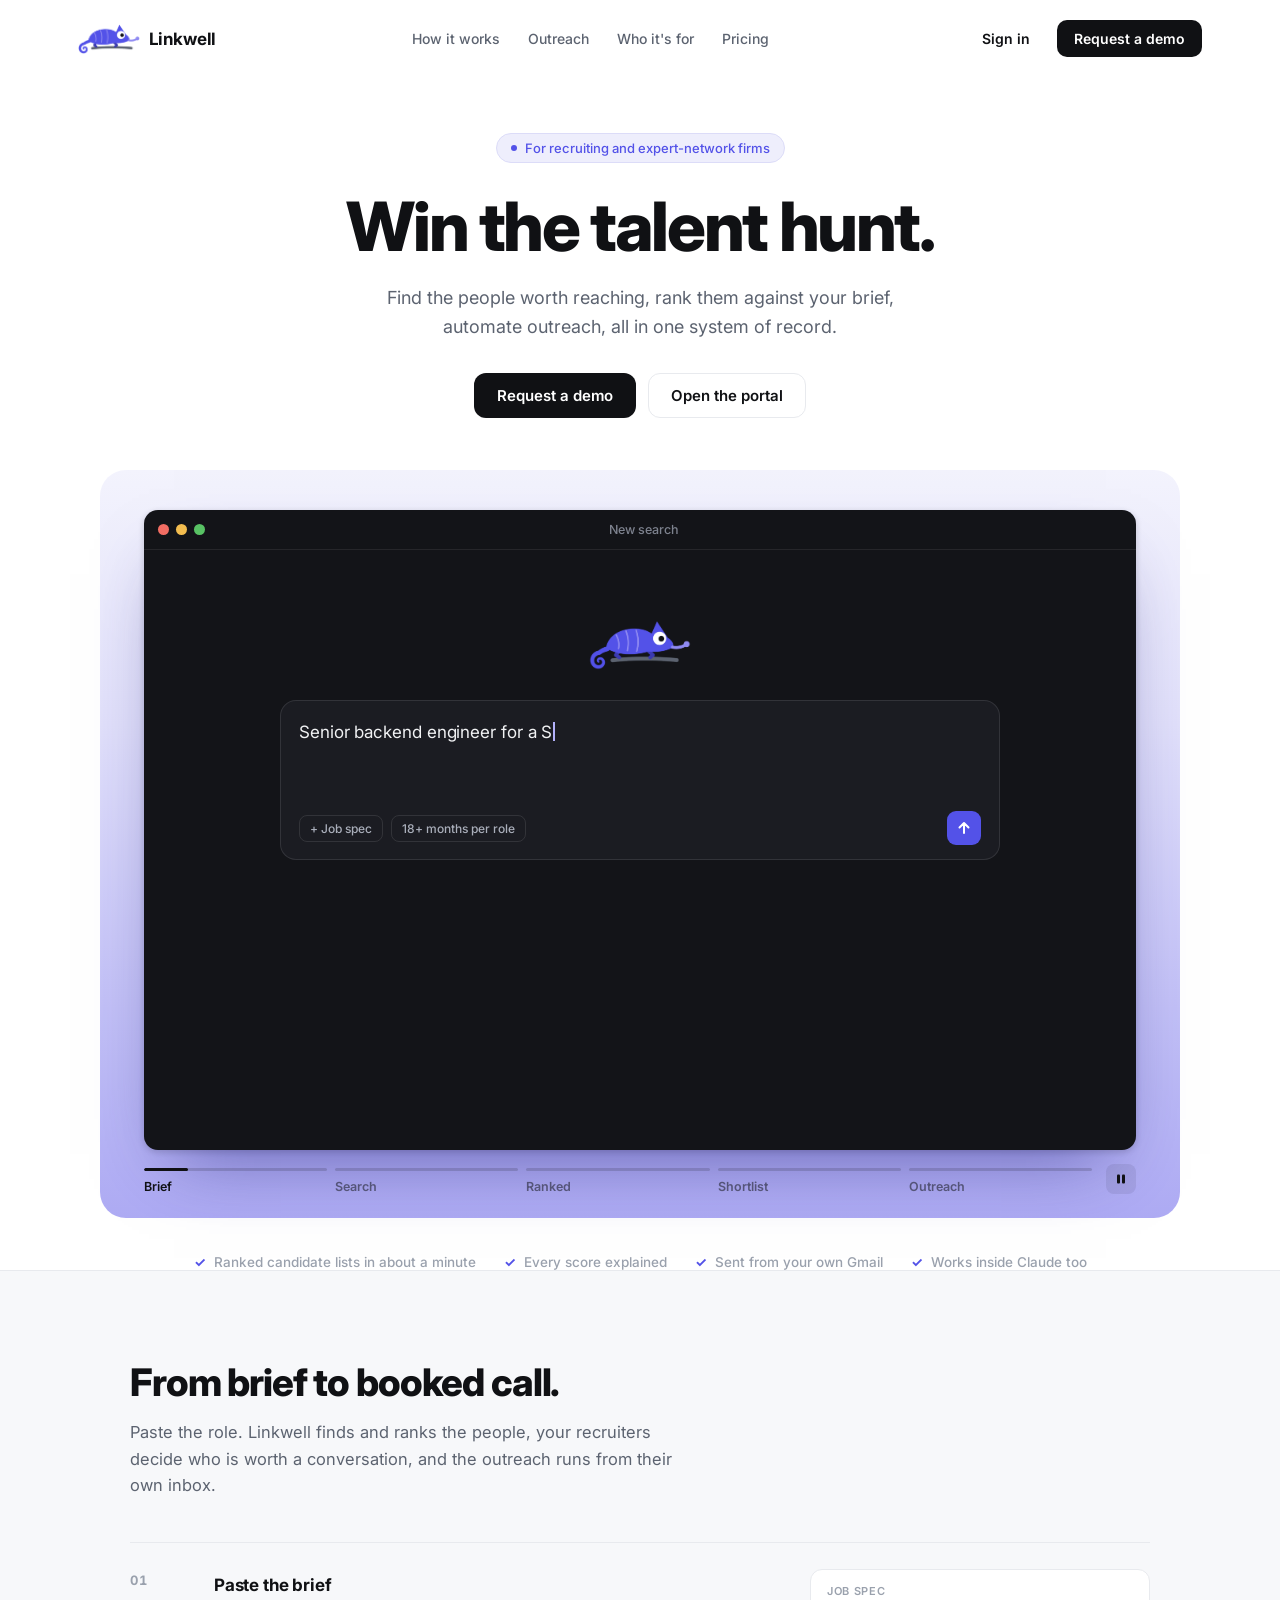
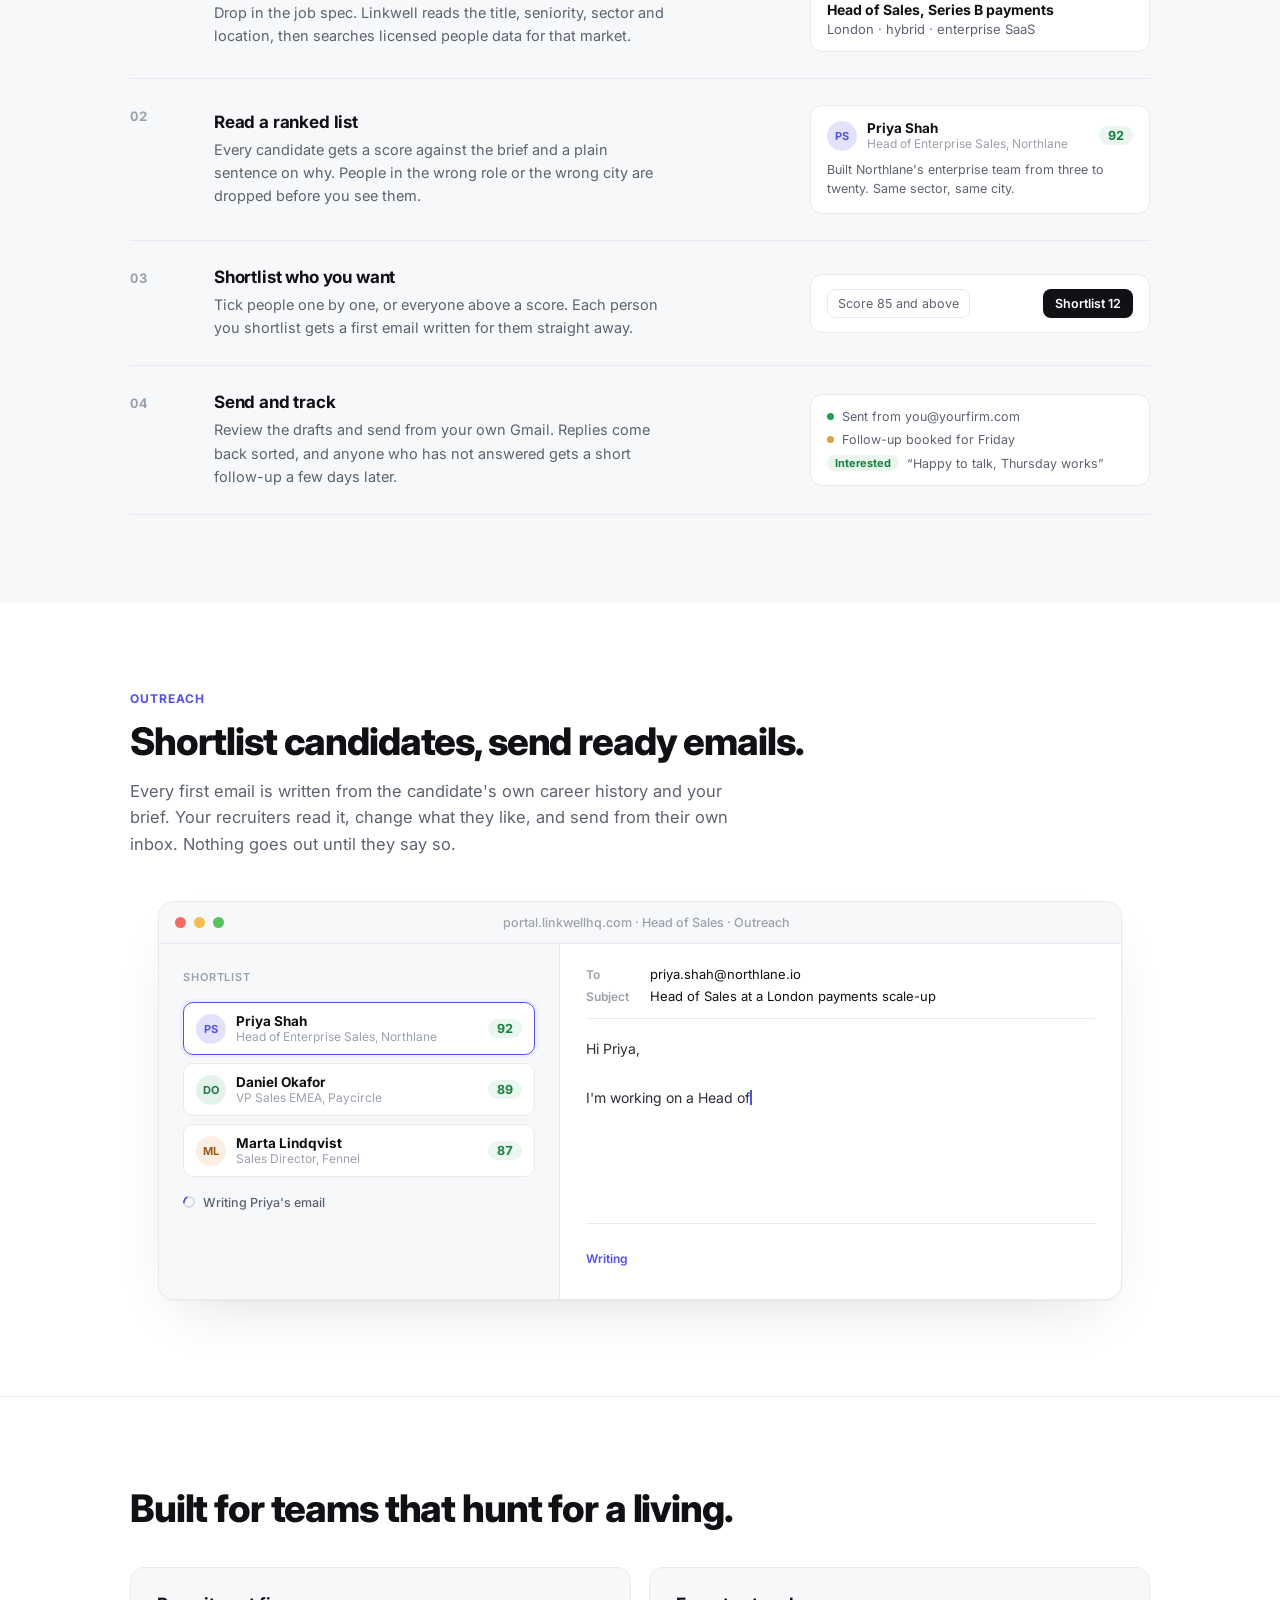
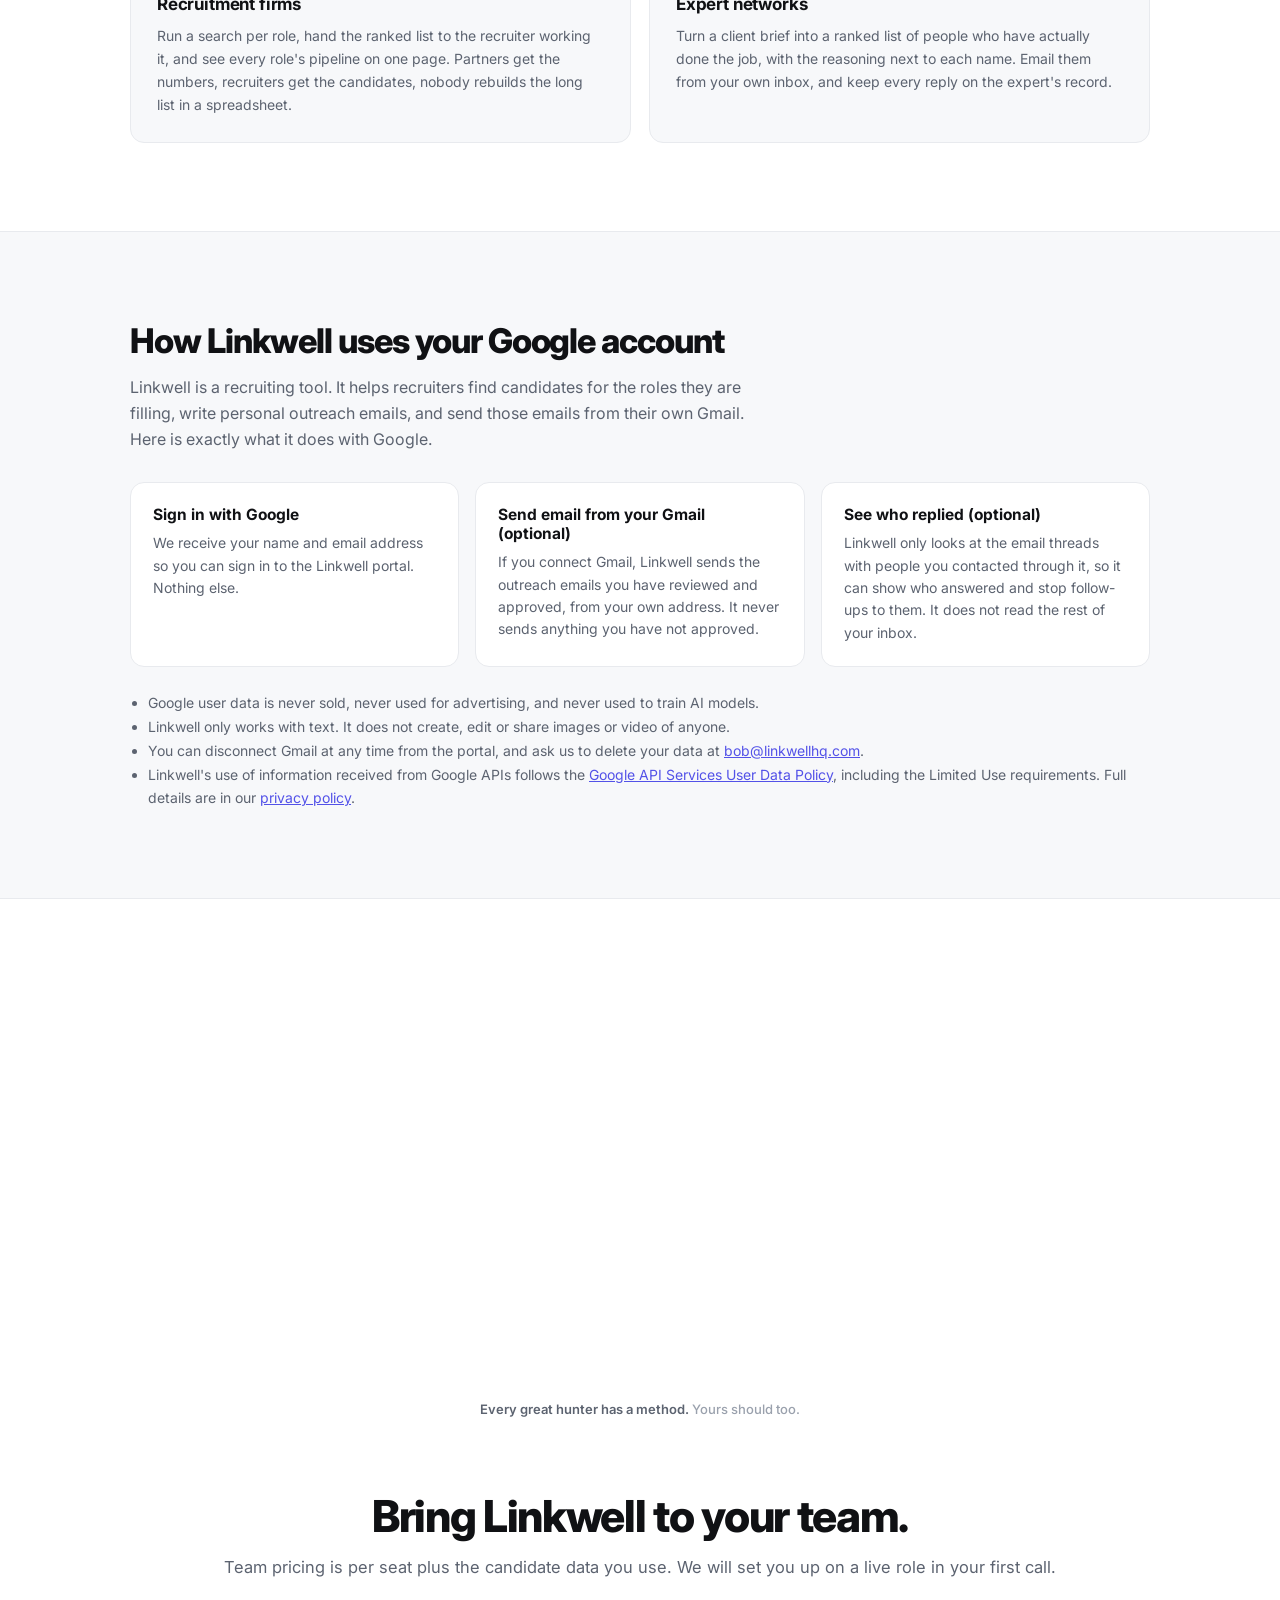
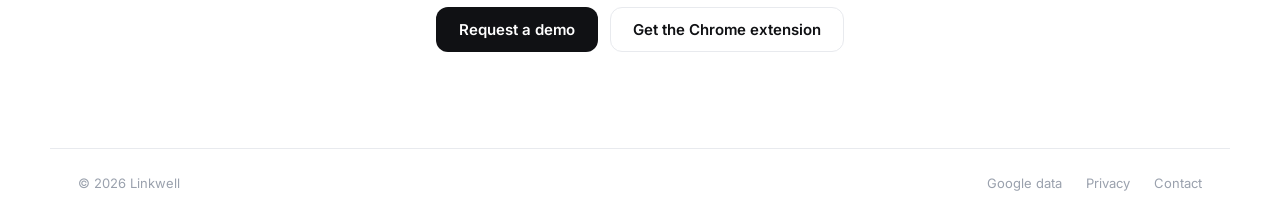
<file: index.html>
<!DOCTYPE html>
<html lang="en">
<head>
<meta charset="UTF-8">
<meta name="viewport" content="width=device-width, initial-scale=1.0">
<link rel="icon" type="image/png" href="/favicon.png">
<title>Linkwell. Win the talent hunt.</title>
<meta name="description" content="Linkwell finds the people worth reaching for a role, ranks them against your brief, and helps your recruiters reach out from LinkedIn. One system of record for recruiting and expert-network teams.">
<meta property="og:type" content="website">
<meta property="og:url" content="https://linkwellhq.com/">
<meta property="og:title" content="Linkwell. Win the talent hunt.">
<meta property="og:description" content="Candidate sourcing and outreach for recruiters. Paste a job spec, get a ranked shortlist with contact details, and reach out from one place.">
<meta property="og:image" content="https://linkwellhq.com/og-image-v2.png">
<meta property="og:image:width" content="1200">
<meta property="og:image:height" content="627">
<meta name="twitter:card" content="summary_large_image">
<meta name="twitter:image" content="https://linkwellhq.com/og-image-v2.png">
<link rel="preconnect" href="https://fonts.googleapis.com">
<link href="https://fonts.googleapis.com/css2?family=Inter:wght@400;500;600;700;800&display=swap" rel="stylesheet">
<link rel="stylesheet" href="/hero-demo.css">
<style>
  :root {
    --ink: #101114;
    --ink-soft: #5c6370;
    --ink-faint: #9aa1ad;
    --line: #e8eaee;
    --bg: #ffffff;
    --bg-soft: #f7f8fa;
    --accent: #5352e8;
    --accent-soft: #eeeefc;
    --radius: 10px;
  }
  * { margin: 0; padding: 0; box-sizing: border-box; }
  html { scroll-behavior: smooth; }
  body {
    font-family: 'Inter', -apple-system, sans-serif;
    background: var(--bg);
    color: var(--ink);
    -webkit-font-smoothing: antialiased;
  }

  nav {
    display: flex;
    align-items: center;
    justify-content: space-between;
    max-width: 1180px;
    margin: 0 auto;
    padding: 20px 28px;
  }
  .logo {
    display: flex;
    align-items: center;
    gap: 9px;
    font-weight: 700;
    font-size: 17px;
    letter-spacing: -0.01em;
  }
  .logo-mark { height: 30px; width: auto; display: block; }
  .nav-links {
    display: flex;
    gap: 28px;
    font-size: 14px;
    font-weight: 500;
    color: var(--ink-soft);
  }
  .nav-links a { color: inherit; text-decoration: none; transition: color .15s; }
  .nav-links a:hover, .nav-links a:focus-visible { color: var(--ink); }
  .nav-actions { display: flex; gap: 10px; align-items: center; }
  .btn {
    font-family: inherit;
    font-size: 14px;
    font-weight: 600;
    padding: 9px 16px;
    border-radius: var(--radius);
    border: 1px solid transparent;
    cursor: pointer;
    text-decoration: none;
    display: inline-flex;
    align-items: center;
    gap: 7px;
    transition: background .15s, border-color .15s, transform .1s;
  }
  .btn:focus-visible { outline: 2px solid var(--accent); outline-offset: 2px; }
  .btn-ghost { background: transparent; color: var(--ink); }
  .btn-ghost:hover { background: var(--bg-soft); }
  .btn-dark { background: var(--ink); color: #fff; }
  .btn-dark:hover { background: #2a2c33; }
  .btn-outline { background: #fff; color: var(--ink); border-color: var(--line); }
  .btn-outline:hover { border-color: #c9cdd6; background: var(--bg-soft); }
  .btn-lg { padding: 12px 22px; font-size: 15px; border-radius: 12px; }

  .hero {
    max-width: 980px;
    margin: 0 auto;
    padding: 72px 28px 40px;
    text-align: center;
  }
  .pill {
    display: inline-flex;
    align-items: center;
    gap: 8px;
    font-size: 13px;
    font-weight: 500;
    color: var(--accent);
    background: var(--accent-soft);
    border: 1px solid #dcdcf8;
    padding: 6px 14px;
    border-radius: 999px;
    margin-bottom: 28px;
  }
  .pill .dot {
    width: 6px; height: 6px; border-radius: 50%;
    background: var(--accent);
  }
  h1 {
    font-size: clamp(40px, 6.4vw, 68px);
    font-weight: 800;
    letter-spacing: -0.035em;
    line-height: 1.04;
    margin-bottom: 22px;
  }
  .sub {
    font-size: 18px;
    line-height: 1.6;
    color: var(--ink-soft);
    max-width: 580px;
    margin: 0 auto 32px;
  }
  .hero-ctas { display: flex; gap: 12px; justify-content: center; flex-wrap: wrap; }
  .trust {
    display: flex;
    gap: 26px;
    justify-content: center;
    flex-wrap: wrap;
    margin-top: 30px;
    font-size: 13.5px;
    font-weight: 500;
    color: var(--ink-faint);
  }
  .trust span { display: inline-flex; align-items: center; gap: 7px; }
  .trust .tick { color: var(--accent); font-weight: 700; }

  .demo-wrap {
    max-width: 1020px;
    margin: 44px auto 0;
    padding: 0 28px 96px;
  }
  .window {
    background: #fff;
    border: 1px solid var(--line);
    border-radius: 16px;
    box-shadow: 0 1px 2px rgba(16,17,20,.04), 0 24px 60px -24px rgba(16,17,20,.14);
    overflow: hidden;
  }
  .window-bar {
    display: flex;
    align-items: center;
    gap: 8px;
    padding: 13px 16px;
    border-bottom: 1px solid var(--line);
    background: var(--bg-soft);
  }
  .tl { width: 11px; height: 11px; border-radius: 50%; }
  .tl:nth-child(1) { background: #f26d63; }
  .tl:nth-child(2) { background: #f3bd4f; }
  .tl:nth-child(3) { background: #58c264; }
  .window-title {
    flex: 1;
    text-align: center;
    font-size: 12.5px;
    color: var(--ink-faint);
    font-weight: 500;
    margin-right: 45px;
  }
  .split {
    display: grid;
    grid-template-columns: minmax(0, 5fr) minmax(0, 7fr);
  }

  .profile-pane {
    border-right: 1px solid var(--line);
    padding: 26px 24px;
    position: relative;
    overflow: hidden;
    background: var(--bg-soft);
  }
  .pane-label {
    font-size: 11px;
    font-weight: 600;
    letter-spacing: .08em;
    text-transform: uppercase;
    color: var(--ink-faint);
    margin-bottom: 18px;
  }
  .profile-card {
    background: #fff;
    border: 1px solid var(--line);
    border-radius: 12px;
    overflow: hidden;
  }
  .p-cover {
    height: 52px;
    background: linear-gradient(120deg, #a7b8d8 0%, #8ea4cc 45%, #6f88b8 100%);
  }
  .p-body { padding: 0 16px 16px; }
  .avatar {
    width: 56px; height: 56px; border-radius: 50%;
    background: linear-gradient(135deg, #8f8af2, #5352e8);
    color: #fff; font-weight: 700; font-size: 18px;
    display: grid; place-items: center;
    flex-shrink: 0;
    border: 3px solid #fff;
    margin-top: -28px;
  }
  .p-name { font-weight: 700; font-size: 15.5px; letter-spacing: -0.01em; margin-top: 8px; }
  .p-title { font-size: 12.5px; color: #2c2f36; margin-top: 2px; line-height: 1.45; }
  .p-meta { font-size: 11.5px; color: var(--ink-faint); margin-top: 4px; }
  .p-meta .conn { color: #4a6ba6; font-weight: 600; }
  .p-actions { display: flex; gap: 7px; margin-top: 10px; }
  .p-action {
    font-size: 12px; font-weight: 600;
    padding: 4px 14px;
    border-radius: 999px;
  }
  .p-action.primary { background: #3a5da8; color: #fff; }
  .p-action.secondary { border: 1px solid #3a5da8; color: #3a5da8; background: #fff; }
  .p-line { height: 8px; border-radius: 4px; background: #eceef2; margin-top: 10px; }
  .p-line.w80 { width: 80%; } .p-line.w95 { width: 95%; } .p-line.w60 { width: 60%; }
  .case-chip {
    margin-top: 16px;
    background: #fff;
    border: 1px dashed #c9cdf5;
    border-radius: 10px;
    padding: 12px 14px;
    display: flex;
    align-items: center;
    gap: 10px;
    font-size: 12.5px;
    font-weight: 500;
    color: var(--ink-soft);
  }
  .case-chip .doc {
    width: 26px; height: 26px;
    border-radius: 7px;
    background: var(--accent-soft);
    color: var(--accent);
    display: grid; place-items: center;
    font-size: 11px; font-weight: 700;
    flex-shrink: 0;
  }
  .scanline {
    position: absolute;
    left: 0; right: 0;
    height: 64px;
    background: linear-gradient(180deg, rgba(83,82,232,0) 0%, rgba(83,82,232,.07) 50%, rgba(83,82,232,0) 100%);
    border-top: 1px solid rgba(83,82,232,.25);
    top: -80px;
    pointer-events: none;
  }
  .reading-status {
    display: flex; align-items: center; gap: 8px;
    margin-top: 16px;
    font-size: 12.5px; font-weight: 500;
    color: var(--ink-soft);
    min-height: 18px;
  }
  .spinner {
    width: 12px; height: 12px;
    border: 2px solid #d9dbe3;
    border-top-color: var(--accent);
    border-radius: 50%;
  }

  .compose-pane { padding: 22px 26px 22px; display: flex; flex-direction: column; }
  .mode-chips {
    display: flex;
    gap: 8px;
    flex-wrap: wrap;
    padding-bottom: 16px;
    border-bottom: 1px solid var(--line);
  }
  .mode-chip {
    font-size: 12px;
    font-weight: 600;
    padding: 6px 12px;
    border-radius: 999px;
    border: 1px solid var(--line);
    color: var(--ink-soft);
    background: #fff;
  }
  .mode-chip.active {
    background: var(--accent-soft);
    border-color: var(--accent);
    color: var(--accent);
  }
  .compose-body {
    font-size: 14px;
    line-height: 1.75;
    color: #2c2f36;
    padding-top: 18px;
    white-space: pre-wrap;
    flex: 1;
    min-height: 190px;
  }
  .caret {
    display: inline-block;
    width: 2px; height: 15px;
    background: var(--accent);
    vertical-align: -2px;
    animation: blink 1s steps(1) infinite;
  }
  @keyframes blink { 50% { opacity: 0; } }
  .compose-foot {
    display: flex;
    align-items: center;
    justify-content: space-between;
    padding-top: 16px;
    border-top: 1px solid var(--line);
    margin-top: 14px;
  }
  .char-count {
    font-size: 12px;
    color: var(--ink-faint);
    font-weight: 600;
    font-variant-numeric: tabular-nums;
  }
  .char-count .ok { color: var(--accent); }
  .copy-btn {
    opacity: 0;
    transform: translateY(4px);
    transition: opacity .4s, transform .4s;
  }
  .copy-btn.show { opacity: 1; transform: none; }

  section.features {
    border-top: 1px solid var(--line);
    background: var(--bg-soft);
    padding: 88px 28px;
  }
  .features-inner { max-width: 1020px; margin: 0 auto; }
  .features h2 {
    font-size: clamp(28px, 4vw, 38px);
    font-weight: 800;
    letter-spacing: -0.03em;
    margin-bottom: 14px;
  }
  .features .lede { color: var(--ink-soft); font-size: 16.5px; max-width: 560px; line-height: 1.6; margin-bottom: 44px; }
  .grid {
    display: grid;
    grid-template-columns: repeat(3, 1fr);
    gap: 18px;
  }
  .card {
    background: #fff;
    border: 1px solid var(--line);
    border-radius: 14px;
    padding: 24px;
  }
  .card .icon {
    width: 34px; height: 34px;
    border-radius: 9px;
    background: var(--accent-soft);
    color: var(--accent);
    display: grid; place-items: center;
    margin-bottom: 16px;
    font-weight: 700; font-size: 15px;
  }
  .card h3 { font-size: 15.5px; font-weight: 700; letter-spacing: -0.01em; margin-bottom: 8px; }
  .card p { font-size: 13.5px; color: var(--ink-soft); line-height: 1.65; }

  .final {
    text-align: center;
    padding: 72px 28px 96px;
  }
  .final h2 {
    font-size: clamp(30px, 4.6vw, 44px);
    font-weight: 800;
    letter-spacing: -0.03em;
    margin-bottom: 14px;
  }
  .final p { color: var(--ink-soft); font-size: 16.5px; margin-bottom: 30px; }
  footer {
    border-top: 1px solid var(--line);
    padding: 26px 28px;
    display: flex;
    justify-content: space-between;
    align-items: center;
    max-width: 1180px;
    margin: 0 auto;
    font-size: 13px;
    color: var(--ink-faint);
  }
  footer a { color: inherit; text-decoration: none; margin-left: 20px; }
  footer a:hover { color: var(--ink); }


  .hero { padding: 56px 28px 12px; }
  .hunt-band { width: 100%; margin: 0; padding-top: 56px; overflow: hidden; border-top: 1px solid var(--line); }
  #hunt { display: block; width: 100%; height: 440px; }
  .hunt-caption { text-align: center; margin-top: 6px; font-size: 13px; color: var(--ink-faint); font-weight: 500; }
  .hunt-caption b { color: var(--ink-soft); font-weight: 600; }
  .logos {
    max-width: 1040px; margin: 36px auto 0; padding: 0 28px;
    display: flex; gap: 10px 28px; justify-content: center; flex-wrap: wrap;
    font-size: 13.5px; color: var(--ink-faint); font-weight: 500;
  }
  .logos span { display: inline-flex; align-items: center; gap: 8px; }
  .logos .tick { color: var(--accent); font-weight: 700; }

  .steps { display: grid; grid-template-columns: repeat(3, 1fr); gap: 18px; }
  .step { background: #fff; border: 1px solid var(--line); border-radius: 14px; padding: 24px; position: relative; }
  .step .num {
    width: 30px; height: 30px; border-radius: 9px;
    background: var(--ink); color: #fff;
    display: grid; place-items: center; font-weight: 700; font-size: 13px;
    margin-bottom: 16px;
  }
  .step h3 { font-size: 16px; font-weight: 700; letter-spacing: -0.01em; margin-bottom: 8px; }
  .step p { font-size: 13.5px; color: var(--ink-soft); line-height: 1.65; }
  .step ul { margin: 12px 0 0; padding: 0; list-style: none; font-size: 13px; color: var(--ink-soft); }
  .step li { padding: 5px 0 5px 18px; position: relative; }
  .step li::before { content: ''; position: absolute; left: 0; top: 11px; width: 8px; height: 8px; border-radius: 2px; background: var(--accent-soft); border: 1.5px solid var(--accent); }

  .reach { padding: 88px 28px 0; }
  .reach-inner { max-width: 1020px; margin: 0 auto; }
  .reach .kicker { font-size: 12px; letter-spacing: .08em; text-transform: uppercase; color: var(--accent); font-weight: 700; margin-bottom: 12px; }
  .reach h2 { font-size: clamp(28px, 4vw, 38px); font-weight: 800; letter-spacing: -0.03em; margin-bottom: 14px; }
  .reach .lede { color: var(--ink-soft); font-size: 16.5px; max-width: 600px; line-height: 1.6; margin-bottom: 36px; }

  .who { border-top: 1px solid var(--line); padding: 88px 28px; }
  .who-inner { max-width: 1020px; margin: 0 auto; }
  .who h2 { font-size: clamp(28px, 4vw, 38px); font-weight: 800; letter-spacing: -0.03em; margin-bottom: 36px; }
  .who-grid { display: grid; grid-template-columns: 1fr 1fr; gap: 18px; }
  .who-card { border: 1px solid var(--line); border-radius: 14px; padding: 26px; background: var(--bg-soft); }
  .who-card h3 { font-size: 17px; font-weight: 700; letter-spacing: -0.01em; margin-bottom: 10px; }
  .who-card p { font-size: 14px; color: var(--ink-soft); line-height: 1.65; }
  @media (max-width: 820px) {
    .steps, .who-grid { grid-template-columns: 1fr; }
    .hero { padding-top: 40px; }
  }

  .btn { white-space: nowrap; }
  @media (max-width: 820px) {
    .nav-links { display: none; }
    .nav-actions .btn-ghost { display: none; }
    nav { padding: 16px 18px; }
    .split { grid-template-columns: 1fr; }
    .profile-pane { border-right: none; border-bottom: 1px solid var(--line); }
    .grid { grid-template-columns: 1fr; }
    .compose-body { min-height: 230px; }
  }


  /* How it works: four rows, each with a small real piece of the product */
  .flow { list-style: none; margin: 0; padding: 0; border-top: 1px solid var(--line); }
  .flow-row { display: grid; grid-template-columns: 56px minmax(0, 1fr) minmax(0, 340px); gap: 28px; align-items: center; padding: 26px 0; border-bottom: 1px solid var(--line); }
  .flow-n { font-size: 13px; font-weight: 700; color: var(--ink-faint); font-variant-numeric: tabular-nums; letter-spacing: .04em; align-self: start; padding-top: 3px; }
  .flow-copy h3 { font-size: 17px; font-weight: 700; letter-spacing: -0.01em; margin-bottom: 6px; }
  .flow-copy p { font-size: 14.5px; color: var(--ink-soft); line-height: 1.6; max-width: 460px; }
  .flow-art { background: #fff; border: 1px solid var(--line); border-radius: 12px; padding: 14px 16px; font-size: 13px; color: var(--ink-soft); }
  .art-brief { display: flex; flex-direction: column; gap: 3px; }
  .art-brief b { color: var(--ink); font-size: 14px; }
  .art-label { font-size: 11px; font-weight: 600; letter-spacing: .06em; text-transform: uppercase; color: var(--ink-faint); }
  .rank-row, .sl-item { display: flex; align-items: center; gap: 10px; }
  .rank-av { width: 30px; height: 30px; border-radius: 50%; background: #e3e2fb; color: var(--accent); font-weight: 700; font-size: 11px; display: grid; place-items: center; flex-shrink: 0; }
  .rank-av.av2 { background: #e4f3ea; color: #1f7a45; } .rank-av.av3 { background: #fbeee2; color: #9a5b18; }
  .rank-who { display: flex; flex-direction: column; min-width: 0; flex: 1; }
  .rank-who b { color: var(--ink); font-size: 13.5px; }
  .rank-who span { font-size: 12px; color: var(--ink-faint); white-space: nowrap; overflow: hidden; text-overflow: ellipsis; }
  .rank-score { font-weight: 700; font-size: 12.5px; color: #16803c; background: #eaf7ef; border-radius: 999px; padding: 2px 9px; font-variant-numeric: tabular-nums; }
  .rank-why { margin-top: 10px; font-size: 12.5px; line-height: 1.5; }
  .art-short { display: flex; align-items: center; justify-content: space-between; gap: 10px; }
  .art-pill { border: 1px solid var(--line); border-radius: 8px; padding: 6px 10px; font-size: 12.5px; }
  .art-btn { background: var(--ink); color: #fff; border-radius: 8px; padding: 7px 12px; font-size: 12.5px; font-weight: 600; }
  .art-track { display: flex; flex-direction: column; gap: 8px; }
  .track-line { display: flex; align-items: center; gap: 8px; font-size: 12.5px; }
  .dot-ok, .dot-wait { width: 7px; height: 7px; border-radius: 50%; flex-shrink: 0; }
  .dot-ok { background: #16a34a; } .dot-wait { background: #d9a23a; }
  .tag-int { font-size: 11px; font-weight: 700; color: #16803c; background: #eaf7ef; border-radius: 999px; padding: 1px 8px; flex-shrink: 0; }

  /* Outreach demo: shortlist on the left, the email on the right */
  .sl-list { list-style: none; margin: 0; padding: 0; display: flex; flex-direction: column; gap: 8px; }
  .sl-item { background: #fff; border: 1px solid var(--line); border-radius: 10px; padding: 10px 12px; }
  .sl-item.on { border-color: var(--accent); box-shadow: 0 0 0 3px var(--accent-soft); }
  .mail-head { display: flex; flex-direction: column; gap: 6px; padding-bottom: 14px; border-bottom: 1px solid var(--line); font-size: 13px; color: var(--ink); }
  .mail-head span { display: inline-block; width: 64px; color: var(--ink-faint); font-size: 12px; font-weight: 600; }
  .mail-state { font-size: 12px; font-weight: 600; color: var(--ink-faint); }
  .mail-state.st-writing { color: var(--accent); }
  .mail-state.st-sent { color: #16803c; }
  .mail-state.st-reply { color: #fff; background: #16a34a; border-radius: 999px; padding: 3px 10px; }
  .copy-btn.pressed { opacity: .45; }
  @media (max-width: 820px) {
    .flow-row { grid-template-columns: minmax(0, 1fr); gap: 12px; }
    .flow-n { padding-top: 0; }
    .flow-art { max-width: 420px; }
  }


  .gdata { border-top: 1px solid var(--line); padding: 88px 28px; background: var(--bg-soft); }
  .gdata-inner { max-width: 1020px; margin: 0 auto; }
  .gdata h2 { font-size: clamp(26px, 3.6vw, 34px); font-weight: 800; letter-spacing: -0.03em; margin-bottom: 14px; }
  .gdata .lede { color: var(--ink-soft); font-size: 16px; max-width: 640px; line-height: 1.6; margin-bottom: 30px; }
  .gdata-grid { display: grid; grid-template-columns: repeat(3, 1fr); gap: 16px; }
  .gdata-card { background: #fff; border: 1px solid var(--line); border-radius: 14px; padding: 22px; }
  .gdata-card h3 { font-size: 15.5px; font-weight: 700; margin-bottom: 8px; }
  .gdata-card p { font-size: 14px; color: var(--ink-soft); line-height: 1.6; }
  .gdata-rules { margin: 24px 0 0; padding-left: 18px; color: var(--ink-soft); font-size: 14px; line-height: 1.7; }
  .gdata-rules a { color: var(--accent); }
  @media (max-width: 820px) { .gdata-grid { grid-template-columns: 1fr; } }
  /* Demo request modal */
  .demo-overlay { position: fixed; inset: 0; background: rgba(16,17,20,.45); display: none; align-items: center; justify-content: center; padding: 16px; z-index: 50; }
  .demo-overlay.open { display: flex; }
  .demo-modal { background: #fff; border-radius: 16px; width: 100%; max-width: 460px; padding: 28px; box-shadow: 0 30px 80px -20px rgba(16,17,20,.35); position: relative; max-height: calc(100vh - 32px); overflow-y: auto; }
  .demo-modal h3 { font-size: 22px; font-weight: 800; letter-spacing: -0.02em; margin-bottom: 6px; }
  .demo-modal .lead { color: var(--ink-soft); font-size: 14px; line-height: 1.55; margin-bottom: 20px; }
  .demo-close { position: absolute; top: 14px; right: 14px; width: 32px; height: 32px; border-radius: 8px; border: 0; background: transparent; font-size: 20px; color: var(--ink-faint); cursor: pointer; }
  .demo-close:hover { background: var(--bg-soft); color: var(--ink); }
  .demo-form label { display: block; font-size: 12px; font-weight: 600; color: var(--ink-soft); margin-bottom: 6px; }
  .demo-form .row { margin-bottom: 14px; }
  .demo-form .two { display: grid; grid-template-columns: 1fr 1fr; gap: 12px; }
  .demo-form input, .demo-form select, .demo-form textarea { width: 100%; font: inherit; font-size: 14px; padding: 10px 12px; border: 1px solid var(--line); border-radius: 10px; background: #fff; color: var(--ink); }
  .demo-form input:focus, .demo-form select:focus, .demo-form textarea:focus { outline: 2px solid var(--accent-soft); border-color: var(--accent); }
  .demo-form textarea { resize: vertical; min-height: 76px; }
  .demo-form textarea.grow { resize: none; overflow: hidden; line-height: 1.45; }
  #dBusiness { min-height: 0; }
  .demo-form .hp { position: absolute; left: -9999px; width: 1px; height: 1px; opacity: 0; }
  .demo-form .submit { width: 100%; justify-content: center; margin-top: 4px; }
  .demo-err { color: #dc2626; font-size: 13px; margin: 4px 0 10px; display: none; }
  .demo-done { text-align: center; padding: 18px 4px 6px; display: none; }
  .demo-done .tick { width: 48px; height: 48px; border-radius: 999px; background: var(--accent-soft); color: var(--accent); display: grid; place-items: center; font-size: 24px; font-weight: 700; margin: 0 auto 14px; }
  @media (max-width: 480px) { .demo-form .two { grid-template-columns: 1fr; } .demo-modal { padding: 22px; } }
  /* Step-by-step lead form: easy one-tap questions first, contact details last */
  .step-count { font-size: 12px; font-weight: 600; color: var(--ink-faint); letter-spacing: .04em; margin-bottom: 10px; }
  .lf-step h3 { margin-bottom: 18px; padding-right: 28px; }
  .lf-step h3:focus { outline: none; }
  .lf-step .lead { margin-top: -10px; }
  .choices { display: grid; grid-template-columns: 1fr 1fr; gap: 10px; }
  .choices-col { grid-template-columns: 1fr; }
  .choice { font: inherit; font-size: 15px; font-weight: 600; text-align: left; padding: 14px 16px; border: 1px solid var(--line); border-radius: 12px; background: #fff; color: var(--ink); cursor: pointer; }
  .choice:hover { border-color: var(--accent); background: var(--accent-soft); }
  .choice:focus-visible { outline: 2px solid var(--accent); outline-offset: 2px; }
  .choice.picked { border-color: var(--accent); background: var(--accent-soft); color: var(--accent); }
  .step-back { margin-top: 14px; border: 0; background: none; font: inherit; font-size: 13px; color: var(--ink-soft); cursor: pointer; padding: 4px 0; }
  .step-back:hover { color: var(--ink); }
  @media (prefers-reduced-motion: reduce) {
    .caret, .spinner { animation: none !important; }
  }
</style>
<!-- PostHog analytics -->
<script>
  !function(t,e){var o,n,p,r;e.__SV||(window.posthog=e,e._i=[],e.init=function(i,s,a){function g(t,e){var o=e.split(".");2==o.length&&(t=t[o[0]],e=o[1]),t[e]=function(){t.push([e].concat(Array.prototype.slice.call(arguments,0)))}}(p=t.createElement("script")).type="text/javascript",p.crossOrigin="anonymous",p.async=!0,p.src=s.api_host.replace(".i.posthog.com","-assets.i.posthog.com")+"/static/array.js",(r=t.getElementsByTagName("script")[0]).parentNode.insertBefore(p,r);var u=e;for(void 0!==a?u=e[a]=[]:a="posthog",u.people=u.people||[],u.toString=function(t){var e="posthog";return"posthog"!==a&&(e+="."+a),t||(e+=" (stub)"),e},u.people.toString=function(){return u.toString(1)+".people (stub)"},o="init capture register register_once unregister identify alias set_config reset opt_in_capturing opt_out_capturing has_opted_in_capturing has_opted_out_capturing get_distinct_id getFeatureFlag isFeatureEnabled onFeatureFlags reloadFeatureFlags group".split(" "),n=0;n<o.length;n++)g(u,o[n]);e._i.push([i,s,a])},e.__SV=1)}(document,window.posthog||[]);
  posthog.init('phc_wqnkrLGjU7tLDZTHvrCEJ8PpQQMSNtwtVA3nVVMKJofr', {
    api_host: 'https://eu.i.posthog.com',
    person_profiles: 'identified_only'
  });
  // Named events for the two conversion clicks (autocapture records them too)
  document.addEventListener('click', function (ev) {
    var a = ev.target.closest && ev.target.closest('a[href]');
    if (!a) return;
    if (a.href.indexOf('chromewebstore.google.com') !== -1) {
      posthog.capture('add_to_chrome_clicked', { location: a.closest('header,nav') ? 'nav' : 'page' });
    } else if (a.href.indexOf('portal.linkwellhq.com') !== -1) {
      posthog.capture('sign_in_clicked');
    } else if (a.hasAttribute('data-demo')) {
      posthog.capture('request_demo_clicked');
    }
  });
</script>
</head>
<body>

<nav>
  <div class="logo">
    <img class="logo-mark" src="/mark.png" alt="">
    Linkwell
  </div>
  <div class="nav-links">
    <a href="#how">How it works</a>
    <a href="#reach">Outreach</a>
    <a href="#who">Who it's for</a>
    <a href="#pricing">Pricing</a>
  </div>
  <div class="nav-actions">
    <a class="btn btn-ghost" href="https://portal.linkwellhq.com">Sign in</a>
    <a class="btn btn-dark" href="#demo" data-demo>Request a demo</a>
  </div>
</nav>

<header class="hero">
  <div class="pill"><span class="dot"></span>For recruiting and expert-network firms</div>
  <h1>Win the talent hunt.</h1>
  <p class="sub">Find the people worth reaching, rank them against your brief, automate outreach, all in one system of record.</p>
  <div class="hero-ctas">
    <a class="btn btn-dark btn-lg" href="#demo" data-demo>Request a demo</a>
    <a class="btn btn-outline btn-lg" href="https://portal.linkwellhq.com">Open the portal</a>
  </div>
</header>

<section class="hd-stage" aria-label="Product demo">
  <div class="hd-back">
    <div class="hd-window" id="heroDemo">
      <p class="hd-sr">A walkthrough of Linkwell with made-up candidates. A recruiter describes a senior backend engineer role in London. Linkwell reads the brief, searches profiles, leaves out job hoppers and scores everyone against the must-haves. A ranked list appears with a score, a reason, a personal email and a mobile for each person. The recruiter shortlists three, and Linkwell drafts a three-email sequence for each of them on a calendar, ready to send from Gmail.</p>
      <div class="hd-bar" aria-hidden="true">
        <span class="hd-tl"></span><span class="hd-tl"></span><span class="hd-tl"></span>
        <span class="hd-title" id="hdTitle">New search</span>
      </div>
      <div class="hd-body">

        <div class="hd-scene hd-s-brief is-on" data-scene="brief" aria-hidden="true">
          <img class="hd-mark" src="/mark.png" alt="">
          <div class="hd-ask">
            <div class="hd-file" id="hdFile"><span class="hd-file-ic">PDF</span><span>Senior_Backend_Engineer.pdf<small>Job spec</small></span></div>
            <div class="hd-ask-text"><span id="hdAsk">Senior backend engineer for a Series B payments company in London. Go, Postgres and event streaming, five years or more. Hybrid, three days in Shoreditch.</span><span class="hd-caret"></span></div>
            <div class="hd-ask-foot">
              <span class="hd-chip">+ Job spec</span>
              <span class="hd-chip">18+ months per role</span>
              <span class="hd-send" id="hdSend"><svg width="16" height="16" viewBox="0 0 16 16" fill="none" stroke="#fff" stroke-width="2" stroke-linecap="round" stroke-linejoin="round"><path d="M8 13V3M3.5 7.5 8 3l4.5 4.5"/></svg></span>
            </div>
          </div>
        </div>

        <div class="hd-scene" data-scene="work" aria-hidden="true">
          <div class="hd-col">
            <div class="hd-bubble" id="hdBubble"></div>
            <ol class="hd-steps" id="hdSteps"></ol>
          </div>
        </div>

        <div class="hd-scene" data-scene="list" aria-hidden="true">
          <div class="hd-list-head">
            <div class="hd-list-title">24 strong matches<span>best first</span></div>
            <div class="hd-list-side"><span class="hd-count" id="hdCount"></span><span class="hd-go" id="hdGo">Write their outreach</span></div>
          </div>
          <ul class="hd-cards" id="hdCards"></ul>
          <div class="hd-more" id="hdMore"><span class="hd-faces"></span>19 more below</div>
        </div>

        <div class="hd-scene" data-scene="seq" aria-hidden="true">
          <div class="hd-seq-head"><b>Outreach for your shortlist</b><span>3 people, 3 emails each, weekdays only</span></div>
          <div class="hd-seq-grid">
            <div class="hd-cal" id="hdCal"></div>
            <div class="hd-mail">
              <div class="hd-mail-tabs" id="hdMtabs"></div>
              <div class="hd-mail-line"><span>To</span><span id="hdTo"></span></div>
              <div class="hd-mail-line"><span>Subject</span><span id="hdSubj"></span></div>
              <div class="hd-mail-body" id="hdBody"></div>
            </div>
          </div>
          <div class="hd-seq-foot"><span class="hd-seq-note" id="hdNote"></span><span class="hd-ready" id="hdReady">Ready to send from your Gmail</span></div>
        </div>

        <div class="hd-cta" id="hdCta">
          <img src="/mark.png" alt="">
          <h2>Want this on your live role?</h2>
          <p>We'll run Linkwell on one of your open searches in the first call.</p>
          <a class="hd-cta-btn" href="#demo" data-demo>Request a demo</a>
          <button type="button" class="hd-again" id="hdAgain">Watch again</button>
        </div>

      </div>
    </div>
    <div class="hd-nav">
      <div class="hd-tabs">
        <button type="button" class="hd-tab is-on" aria-pressed="true"><i><b></b></i>Brief</button>
        <button type="button" class="hd-tab" aria-pressed="false"><i><b></b></i>Search</button>
        <button type="button" class="hd-tab" aria-pressed="false"><i><b></b></i>Ranked</button>
        <button type="button" class="hd-tab" aria-pressed="false"><i><b></b></i>Shortlist</button>
        <button type="button" class="hd-tab" aria-pressed="false"><i><b></b></i>Outreach</button>
      </div>
      <button type="button" class="hd-pause" id="hdPause" aria-label="Pause the demo">
        <svg class="hd-ic-pause" width="12" height="12" viewBox="0 0 12 12" fill="currentColor"><rect x="2" y="1.5" width="3" height="9" rx="1"/><rect x="7" y="1.5" width="3" height="9" rx="1"/></svg>
        <svg class="hd-ic-play" width="12" height="12" viewBox="0 0 12 12" fill="currentColor"><path d="M3 1.6v8.8a.6.6 0 0 0 .9.5l7-4.4a.6.6 0 0 0 0-1L3.9 1.1a.6.6 0 0 0-.9.5z"/></svg>
      </button>
    </div>
  </div>
</section>

<div class="logos">
  <span><span class="tick">&#10003;</span> Ranked candidate lists in about a minute</span>
  <span><span class="tick">&#10003;</span> Every score explained</span>
  <span><span class="tick">&#10003;</span> Sent from your own Gmail</span>
  <span><span class="tick">&#10003;</span> Works inside Claude too</span>
</div>

<section class="features" id="how">
  <div class="features-inner">
    <h2>From brief to booked call.</h2>
    <p class="lede">Paste the role. Linkwell finds and ranks the people, your recruiters decide who is worth a conversation, and the outreach runs from their own inbox.</p>
    <ol class="flow">
      <li class="flow-row">
        <span class="flow-n">01</span>
        <div class="flow-copy">
          <h3>Paste the brief</h3>
          <p>Drop in the job spec. Linkwell reads the title, seniority, sector and location, then searches licensed people data for that market.</p>
        </div>
        <div class="flow-art art-brief">
          <span class="art-label">Job spec</span>
          <b>Head of Sales, Series B payments</b>
          <span>London &middot; hybrid &middot; enterprise SaaS</span>
        </div>
      </li>
      <li class="flow-row">
        <span class="flow-n">02</span>
        <div class="flow-copy">
          <h3>Read a ranked list</h3>
          <p>Every candidate gets a score against the brief and a plain sentence on why. People in the wrong role or the wrong city are dropped before you see them.</p>
        </div>
        <div class="flow-art art-rank">
          <div class="rank-row"><span class="rank-av">PS</span><span class="rank-who"><b>Priya Shah</b><span>Head of Enterprise Sales, Northlane</span></span><span class="rank-score">92</span></div>
          <p class="rank-why">Built Northlane's enterprise team from three to twenty. Same sector, same city.</p>
        </div>
      </li>
      <li class="flow-row">
        <span class="flow-n">03</span>
        <div class="flow-copy">
          <h3>Shortlist who you want</h3>
          <p>Tick people one by one, or everyone above a score. Each person you shortlist gets a first email written for them straight away.</p>
        </div>
        <div class="flow-art art-short">
          <span class="art-pill">Score 85 and above</span>
          <span class="art-btn">Shortlist 12</span>
        </div>
      </li>
      <li class="flow-row">
        <span class="flow-n">04</span>
        <div class="flow-copy">
          <h3>Send and track</h3>
          <p>Review the drafts and send from your own Gmail. Replies come back sorted, and anyone who has not answered gets a short follow-up a few days later.</p>
        </div>
        <div class="flow-art art-track">
          <div class="track-line"><span class="dot-ok"></span>Sent from you@yourfirm.com</div>
          <div class="track-line"><span class="dot-wait"></span>Follow-up booked for Friday</div>
          <div class="track-line"><span class="tag-int">Interested</span>&ldquo;Happy to talk, Thursday works&rdquo;</div>
        </div>
      </li>
    </ol>
  </div>
</section>

<section class="reach" id="reach">
  <div class="reach-inner">
    <div class="kicker">Outreach</div>
    <h2>Shortlist candidates, send ready emails.</h2>
    <p class="lede">Every first email is written from the candidate's own career history and your brief. Your recruiters read it, change what they like, and send from their own inbox. Nothing goes out until they say so.</p>
  </div>
</section>

<div class="demo-wrap">
  <div class="window" aria-label="Product demo: a shortlisted candidate's first email is written, sent from Gmail and gets a reply">
    <div class="window-bar">
      <span class="tl"></span><span class="tl"></span><span class="tl"></span>
      <span class="window-title">portal.linkwellhq.com &middot; Head of Sales &middot; Outreach</span>
    </div>
    <div class="split">

      <div class="profile-pane">
        <div class="pane-label">Shortlist</div>
        <ul class="sl-list">
          <li class="sl-item on"><span class="rank-av">PS</span><span class="rank-who"><b>Priya Shah</b><span>Head of Enterprise Sales, Northlane</span></span><span class="rank-score">92</span></li>
          <li class="sl-item"><span class="rank-av av2">DO</span><span class="rank-who"><b>Daniel Okafor</b><span>VP Sales EMEA, Paycircle</span></span><span class="rank-score">89</span></li>
          <li class="sl-item"><span class="rank-av av3">ML</span><span class="rank-who"><b>Marta Lindqvist</b><span>Sales Director, Fennel</span></span><span class="rank-score">87</span></li>
        </ul>
        <div class="reading-status" id="readStatus">
          <span class="spinner" id="spinner"></span>
          <span id="statusText">Writing Priya's email</span>
        </div>
      </div>

      <div class="compose-pane">
        <div class="mail-head">
          <div><span>To</span>priya.shah@northlane.io</div>
          <div><span>Subject</span>Head of Sales at a London payments scale-up</div>
        </div>
        <div class="compose-body" id="bodyText"></div>
        <div class="compose-foot">
          <span class="mail-state" id="mailState">Draft</span>
          <span class="btn btn-dark copy-btn" id="copyBtn">Send from Gmail</span>
        </div>
      </div>

    </div>
  </div>
</div>

<section class="who" id="who">
  <div class="who-inner">
    <h2>Built for teams that hunt for a living.</h2>
    <div class="who-grid">
      <div class="who-card">
        <h3>Recruitment firms</h3>
        <p>Run a search per role, hand the ranked list to the recruiter working it, and see every role's pipeline on one page. Partners get the numbers, recruiters get the candidates, nobody rebuilds the long list in a spreadsheet.</p>
      </div>
      <div class="who-card">
        <h3>Expert networks</h3>
        <p>Turn a client brief into a ranked list of people who have actually done the job, with the reasoning next to each name. Email them from your own inbox, and keep every reply on the expert's record.</p>
      </div>
    </div>
  </div>
</section>

<section class="gdata" id="google-data">
  <div class="gdata-inner">
    <h2>How Linkwell uses your Google account</h2>
    <p class="lede">Linkwell is a recruiting tool. It helps recruiters find candidates for the roles they are filling, write personal outreach emails, and send those emails from their own Gmail. Here is exactly what it does with Google.</p>
    <div class="gdata-grid">
      <div class="gdata-card">
        <h3>Sign in with Google</h3>
        <p>We receive your name and email address so you can sign in to the Linkwell portal. Nothing else.</p>
      </div>
      <div class="gdata-card">
        <h3>Send email from your Gmail (optional)</h3>
        <p>If you connect Gmail, Linkwell sends the outreach emails you have reviewed and approved, from your own address. It never sends anything you have not approved.</p>
      </div>
      <div class="gdata-card">
        <h3>See who replied (optional)</h3>
        <p>Linkwell only looks at the email threads with people you contacted through it, so it can show who answered and stop follow-ups to them. It does not read the rest of your inbox.</p>
      </div>
    </div>
    <ul class="gdata-rules">
      <li>Google user data is never sold, never used for advertising, and never used to train AI models.</li>
      <li>Linkwell only works with text. It does not create, edit or share images or video of anyone.</li>
      <li>You can disconnect Gmail at any time from the portal, and ask us to delete your data at <a href="mailto:bob@linkwellhq.com">bob@linkwellhq.com</a>.</li>
      <li>Linkwell's use of information received from Google APIs follows the <a href="https://developers.google.com/terms/api-services-user-data-policy" target="_blank" rel="noopener">Google API Services User Data Policy</a>, including the Limited Use requirements. Full details are in our <a href="/privacy">privacy policy</a>.</li>
    </ul>
  </div>
</section>

<div class="hunt-band">
  <canvas id="hunt" role="img" aria-label="Animation of hunters: a fisherman landing a fish, a heron spearing a fish, a chameleon catching a fly, a fox pouncing into the grass, an eagle diving on a mouse, a spider weaving its web, and a shark breaching through a school of fish"></canvas>
  <div class="hunt-caption"><b>Every great hunter has a method.</b> Yours should too.</div>
</div>

<section class="final" id="pricing">
  <h2>Bring Linkwell to your team.</h2>
  <p>Team pricing is per seat plus the candidate data you use. We will set you up on a live role in your first call.</p>
  <div class="hero-ctas">
    <a class="btn btn-dark btn-lg" href="#demo" data-demo>Request a demo</a>
    <a class="btn btn-outline btn-lg" href="https://chromewebstore.google.com/detail/linkwell-ai-linkedin-outr/oicpmfbmankanehinmchmbakcjmlmodc" target="_blank" rel="noopener">Get the Chrome extension</a>
  </div>
</section>

<footer>
  <span>&copy; 2026 Linkwell</span>
  <span>
    <a href="#google-data">Google data</a>
    <a href="/privacy">Privacy</a>
    <a href="mailto:bob@linkwellhq.com">Contact</a>
  </span>
</footer>

<script>
(function () {
  var reduced = window.matchMedia('(prefers-reduced-motion: reduce)').matches;
  var bodyEl = document.getElementById('bodyText');
  var sendBtn = document.getElementById('copyBtn');
  var statusText = document.getElementById('statusText');
  var spinner = document.getElementById('spinner');
  var state = document.getElementById('mailState');

  var message = "Hi Priya,\n\nI'm working on a Head of Sales search for a Series B payments company in London. You built the enterprise team at Northlane from three people to twenty, which is close to what they need next.\n\nWould you be open to a short call this week or next?\n\nBest,\nSam";

  function setState(text, cls) { state.textContent = text; state.className = 'mail-state' + (cls ? ' ' + cls : ''); }
  function setStatic() {
    bodyEl.textContent = message;
    statusText.textContent = 'Email ready to review';
    spinner.style.display = 'none';
    sendBtn.classList.add('show');
    setState('Draft');
  }
  if (reduced) { setStatic(); return; }

  var spinAngle = 0;
  setInterval(function () { spinAngle = (spinAngle + 30) % 360; spinner.style.transform = 'rotate(' + spinAngle + 'deg)'; }, 80);

  function typeText(el, text, speed, done) {
    var i = 0, caret = document.createElement('span');
    caret.className = 'caret';
    el.appendChild(caret);
    (function step() {
      if (i < text.length) {
        el.insertBefore(document.createTextNode(text.charAt(i)), caret);
        i++;
        var c = text.charAt(i - 1), delay = speed + Math.random() * speed;
        if (c === '.' || c === ',' || c === '\n') delay += 60;
        setTimeout(step, delay);
      } else { caret.remove(); if (done) done(); }
    })();
  }

  function cycle() {
    bodyEl.textContent = '';
    sendBtn.classList.remove('show', 'pressed');
    setState('Writing', 'st-writing');
    statusText.textContent = "Writing Priya's email";
    spinner.style.display = '';
    setTimeout(function () {
      typeText(bodyEl, message, 12, function () {
        statusText.textContent = 'Email ready to review';
        spinner.style.display = 'none';
        setState('Draft');
        sendBtn.classList.add('show');
        setTimeout(function () { sendBtn.classList.add('pressed'); setState('Sent from you@yourfirm.com', 'st-sent'); statusText.textContent = 'Follow-up booked for Friday'; }, 1600);
        setTimeout(function () { setState('Replied · Interested', 'st-reply'); statusText.textContent = 'Priya replied: “Happy to talk, Thursday works”'; }, 3800);
        setTimeout(cycle, 8200);
      });
    }, 900);
  }
  cycle();
})();
</script>


<div class="demo-overlay" id="demo" role="dialog" aria-modal="true" aria-labelledby="demoTitle">
  <div class="demo-modal">
    <button class="demo-close" type="button" aria-label="Close" data-close>&times;</button>
    <form class="demo-form" id="demoForm" novalidate>
      <p class="step-count" id="stepCount" aria-live="polite">1 of 6</p>

      <div class="lf-step" data-step="1">
        <h3 id="demoTitle" tabindex="-1">Are you a business owner?</h3>
        <div class="choices" data-name="isOwner">
          <button type="button" class="choice" data-value="Yes">Yes</button>
          <button type="button" class="choice" data-value="No">No</button>
        </div>
      </div>

      <div class="lf-step" data-step="2" hidden>
        <h3 tabindex="-1">How many people are you trying to reach each month?</h3>
        <div class="choices" data-name="reachPerMonth">
          <button type="button" class="choice" data-value="Under 100">Under 100</button>
          <button type="button" class="choice" data-value="100-500">100&ndash;500</button>
          <button type="button" class="choice" data-value="500-2,000">500&ndash;2,000</button>
          <button type="button" class="choice" data-value="2,000+">2,000+</button>
        </div>
      </div>

      <div class="lf-step" data-step="3" hidden>
        <h3 tabindex="-1">In one sentence, what does your business do?</h3>
        <div class="row"><textarea id="dBusiness" class="grow" name="business" maxlength="300" rows="1" placeholder="e.g. We place software engineers at London start-ups" aria-label="What your business does"></textarea></div>
        <button class="btn btn-dark btn-lg submit" type="button" data-next>Next</button>
      </div>

      <div class="lf-step" data-step="4" hidden>
        <h3 tabindex="-1">Who do you need to reach?</h3>
        <div class="row"><textarea id="dTargets" class="grow" name="targets" maxlength="1000" placeholder="e.g. Senior backend engineers in London, or heads of procurement at UK retailers" aria-label="Who you need to reach"></textarea></div>
        <button class="btn btn-dark btn-lg submit" type="button" data-next>Next</button>
      </div>

      <div class="lf-step" data-step="5" hidden>
        <h3 tabindex="-1">How do you find them today?</h3>
        <div class="choices choices-col" data-name="currentMethod">
          <button type="button" class="choice" data-value="LinkedIn Recruiter or Sales Navigator">LinkedIn Recruiter or Sales Navigator</button>
          <button type="button" class="choice" data-value="Another sourcing tool">Another sourcing tool</button>
          <button type="button" class="choice" data-value="My own network and referrals">My own network and referrals</button>
          <button type="button" class="choice" data-value="Not doing it yet">Not doing it yet</button>
        </div>
      </div>

      <div class="lf-step" data-step="6" hidden>
        <h3 tabindex="-1">Last step: where can we reach you?</h3>
        <p class="lead">We'll run Linkwell on one of your live searches in the first call.</p>
        <div class="row"><label for="dName">Name</label><input id="dName" name="name" autocomplete="name" required></div>
        <div class="row"><label for="dEmail">Email</label><input id="dEmail" name="email" type="email" autocomplete="email" required></div>
        <div class="row"><label for="dPhone">Phone <span style="font-weight:400;color:var(--ink-faint)">(optional)</span></label><input id="dPhone" name="phone" type="tel" autocomplete="tel"></div>
        <input class="hp" name="website" tabindex="-1" autocomplete="off" aria-hidden="true">
        <p class="demo-err" id="demoErr"></p>
        <button class="btn btn-dark btn-lg submit" type="submit" id="demoSubmit">Book my demo</button>
      </div>

      <button type="button" class="step-back" id="stepBack" hidden>&larr; Back</button>
    </form>
    <div class="demo-done" id="demoDone">
      <div class="tick">&#10003;</div>
      <h3>Thanks, we'll be in touch.</h3>
      <p class="lead" style="margin-bottom:18px">We usually reply within a day to set up a time.</p>
      <button class="btn btn-outline" type="button" data-close>Close</button>
    </div>
  </div>
</div>

<script>
(function () {
  var overlay = document.getElementById('demo'), form = document.getElementById('demoForm');
  var err = document.getElementById('demoErr'), done = document.getElementById('demoDone'), btn = document.getElementById('demoSubmit');
  var lastFocus = null;
  function open(e) {
    if (e) e.preventDefault();
    lastFocus = document.activeElement;
    overlay.classList.add('open'); document.body.style.overflow = 'hidden';
    setTimeout(function () { var f = form.querySelector('.lf-step:not([hidden]) h3'); if (f && form.style.display !== 'none') f.focus(); }, 30);
  }
  function close() { overlay.classList.remove('open'); document.body.style.overflow = ''; if (lastFocus) lastFocus.focus(); }
  document.querySelectorAll('[data-demo]').forEach(function (a) { a.addEventListener('click', open); });
  overlay.addEventListener('click', function (e) { if (e.target === overlay || e.target.hasAttribute('data-close')) close(); });
  document.addEventListener('keydown', function (e) { if (e.key === 'Escape' && overlay.classList.contains('open')) close(); });
  if (location.hash === '#demo') open();
  // One question at a time. Tapping an answer moves on; typed answers move on with Next or Enter.
  var steps = [].slice.call(form.querySelectorAll('.lf-step')), back = document.getElementById('stepBack'), count = document.getElementById('stepCount');
  var answers = {}, at = 0;
  function show(i) {
    at = i;
    steps.forEach(function (s, n) { s.hidden = n !== i; });
    back.hidden = i === 0; count.textContent = (i + 1) + ' of ' + steps.length;
    var f = steps[i].querySelector('input:not(.hp), textarea, .choice.picked, h3');
    if (f) setTimeout(function () { f.focus(); }, 30);
  }
  function next() {
    try { if (window.posthog) posthog.capture('lead_form_step', { step: at + 1 }); } catch (x) {}
    if (at < steps.length - 1) show(at + 1);
  }
  form.querySelectorAll('.choices').forEach(function (group) {
    group.addEventListener('click', function (e) {
      var b = e.target.closest('.choice'); if (!b) return;
      group.querySelectorAll('.choice').forEach(function (c) { c.classList.toggle('picked', c === b); });
      answers[group.getAttribute('data-name')] = b.getAttribute('data-value');
      setTimeout(next, 160);
    });
  });
  form.querySelectorAll('[data-next]').forEach(function (b) { b.addEventListener('click', next); });
  // Typed boxes grow downwards as you type instead of scrolling sideways.
  form.querySelectorAll('textarea.grow').forEach(function (t) {
    var fit = function () { t.style.height = 'auto'; t.style.height = t.scrollHeight + 2 + 'px'; };
    t.addEventListener('input', fit); t.addEventListener('focus', fit);
  });
  form.addEventListener('keydown', function (e) {
    if (e.key === 'Enter' && (e.target.tagName === 'INPUT' || e.target.id === 'dBusiness') && at < steps.length - 1) { e.preventDefault(); next(); }
  });
  back.addEventListener('click', function () { if (at > 0) show(at - 1); });
  form.addEventListener('submit', function (e) {
    e.preventDefault();
    var data = {}; new FormData(form).forEach(function (v, k) { data[k] = v; });
    for (var k in answers) data[k] = answers[k];
    err.style.display = 'none';
    if (!data.name || !/^[^\s@]+@[^\s@]+\.[^\s@]+$/.test(data.email || '')) { err.textContent = 'Please add your name and a valid email.'; err.style.display = 'block'; return; }
    btn.disabled = true; btn.textContent = 'Sending...';
    fetch('https://gmail-ai-backend.vercel.app/api/demo-request', { method: 'POST', headers: { 'Content-Type': 'application/json' }, body: JSON.stringify(data) })
      .then(function (r) { return r.json().catch(function () { return {}; }).then(function (j) { if (!r.ok) throw new Error(j.error || 'Something went wrong.'); }); })
      .then(function () {
        form.style.display = 'none'; done.style.display = 'block';
        try { if (window.posthog) { posthog.identify(data.email, { email: data.email, name: data.name }); posthog.capture('demo_requested', { is_owner: data.isOwner, reach_per_month: data.reachPerMonth, current_method: data.currentMethod }); } } catch (x) {}
      })
      .catch(function (x) { err.textContent = x.message + ' You can also email bob.bryden88@gmail.com.'; err.style.display = 'block'; btn.disabled = false; btn.textContent = 'Book my demo'; });
  });
})();
</script>
<script src="/hero-demo.js" defer></script>
<script src="/hunt.js" defer></script>
</body>
</html>
</file>
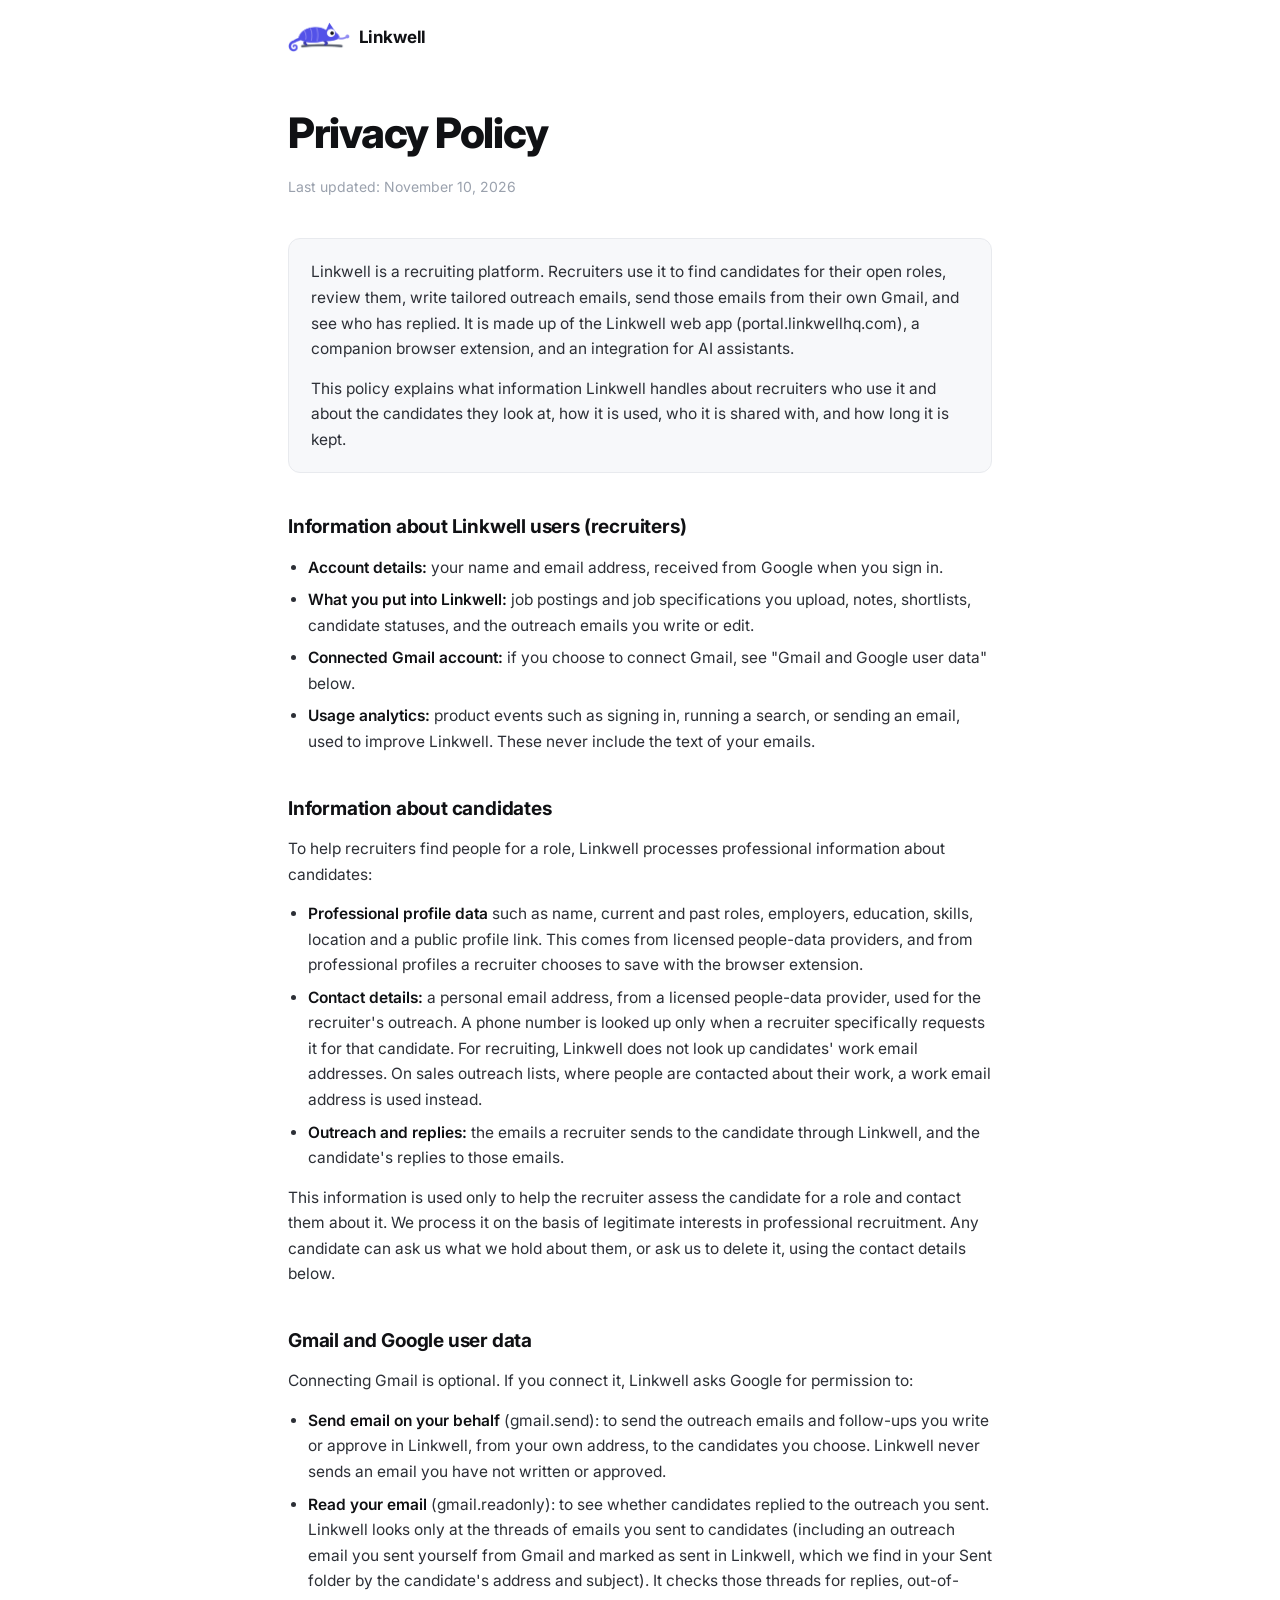
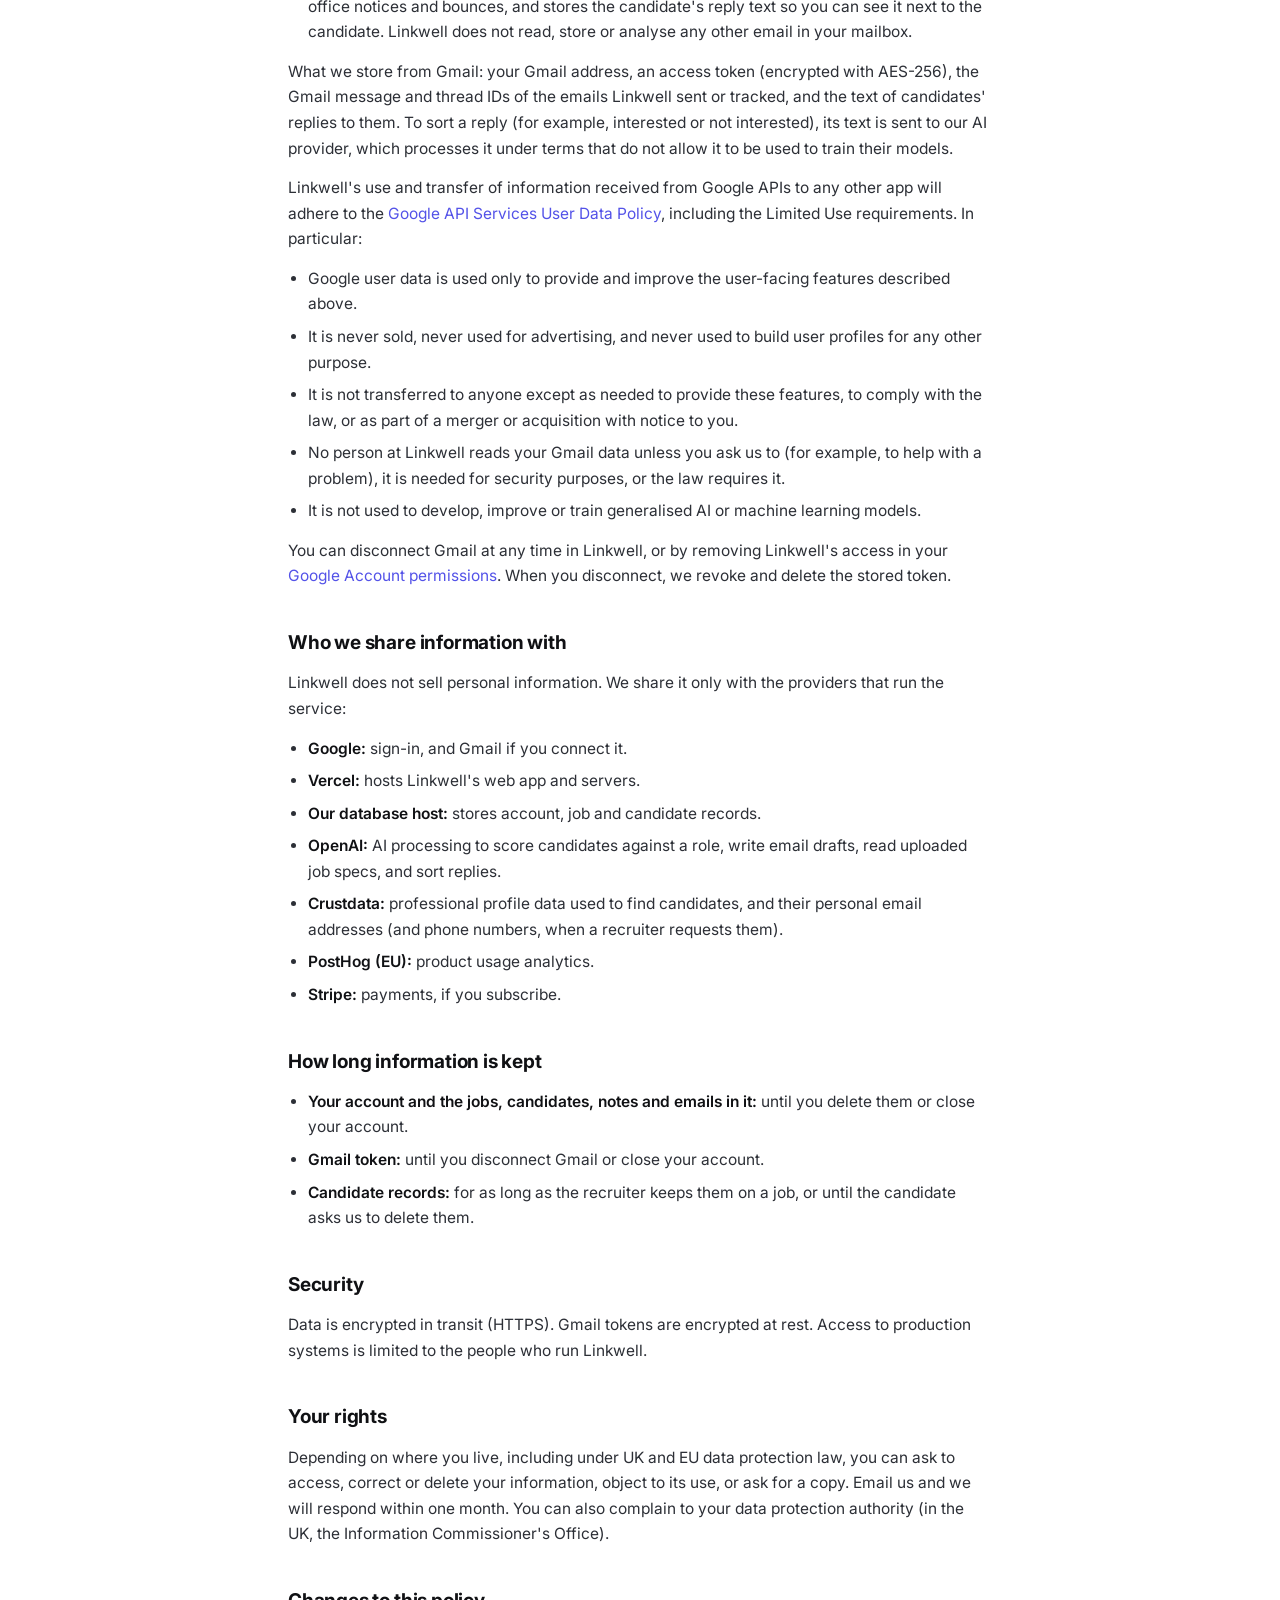
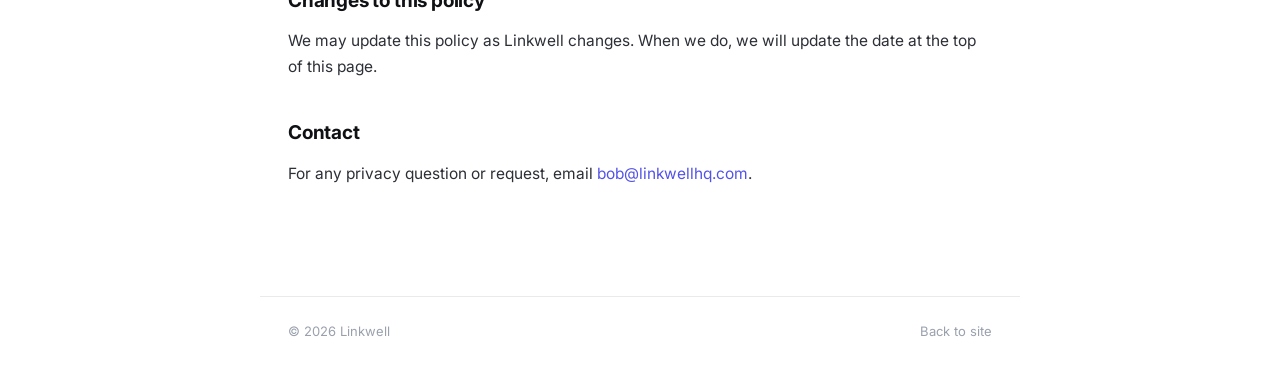
<file: privacy/index.html>
<!DOCTYPE html>
<html lang="en">
<head>
<meta charset="UTF-8">
<meta name="viewport" content="width=device-width, initial-scale=1.0">
<link rel="icon" type="image/png" href="/favicon.png">
<title>Privacy Policy | Linkwell</title>
<link rel="preconnect" href="https://fonts.googleapis.com">
<link href="https://fonts.googleapis.com/css2?family=Inter:wght@400;500;600;700;800&display=swap" rel="stylesheet">
<style>
  :root {
    --ink: #101114;
    --ink-soft: #5c6370;
    --ink-faint: #9aa1ad;
    --line: #e8eaee;
    --bg: #ffffff;
    --bg-soft: #f7f8fa;
    --accent: #5352e8;
    --accent-soft: #eeeefc;
  }
  * { margin: 0; padding: 0; box-sizing: border-box; }
  body {
    font-family: 'Inter', -apple-system, sans-serif;
    background: var(--bg);
    color: var(--ink);
    -webkit-font-smoothing: antialiased;
    line-height: 1.65;
  }
  nav {
    max-width: 760px;
    margin: 0 auto;
    padding: 22px 28px;
    display: flex;
    align-items: center;
    gap: 9px;
  }
  .logo { display: flex; align-items: center; gap: 9px; font-weight: 700; font-size: 17px; letter-spacing: -0.01em; text-decoration: none; color: var(--ink); }
  .logo-mark { height: 30px; width: auto; display: block; }
  main {
    max-width: 760px;
    margin: 0 auto;
    padding: 24px 28px 96px;
  }
  h1 {
    font-size: clamp(30px, 5vw, 42px);
    font-weight: 800;
    letter-spacing: -0.03em;
    margin-bottom: 8px;
  }
  .updated { color: var(--ink-faint); font-size: 14px; margin-bottom: 40px; }
  h2 {
    font-size: 19px;
    font-weight: 700;
    letter-spacing: -0.01em;
    margin: 38px 0 12px;
  }
  p { color: #2c2f36; font-size: 15.5px; margin-bottom: 14px; }
  ul { margin: 0 0 14px 20px; }
  li { color: #2c2f36; font-size: 15.5px; margin-bottom: 7px; }
  strong { font-weight: 600; color: var(--ink); }
  a { color: var(--accent); text-decoration: none; }
  a:hover { text-decoration: underline; }
  .intro {
    background: var(--bg-soft);
    border: 1px solid var(--line);
    border-radius: 12px;
    padding: 20px 22px;
    margin-bottom: 8px;
  }
  .intro p:last-child { margin-bottom: 0; }
  .placeholder {
    background: #fff7ed;
    border: 1px solid #fed7aa;
    border-radius: 8px;
    padding: 3px 8px;
    font-size: 14px;
    font-weight: 600;
    color: #b45309;
  }
  footer {
    border-top: 1px solid var(--line);
    max-width: 760px;
    margin: 0 auto;
    padding: 24px 28px;
    font-size: 13px;
    color: var(--ink-faint);
    display: flex;
    justify-content: space-between;
  }
  footer a { color: inherit; }
  footer a:hover { color: var(--ink); text-decoration: none; }
</style>
<!-- PostHog analytics -->
<script>
  !function(t,e){var o,n,p,r;e.__SV||(window.posthog=e,e._i=[],e.init=function(i,s,a){function g(t,e){var o=e.split(".");2==o.length&&(t=t[o[0]],e=o[1]),t[e]=function(){t.push([e].concat(Array.prototype.slice.call(arguments,0)))}}(p=t.createElement("script")).type="text/javascript",p.crossOrigin="anonymous",p.async=!0,p.src=s.api_host.replace(".i.posthog.com","-assets.i.posthog.com")+"/static/array.js",(r=t.getElementsByTagName("script")[0]).parentNode.insertBefore(p,r);var u=e;for(void 0!==a?u=e[a]=[]:a="posthog",u.people=u.people||[],u.toString=function(t){var e="posthog";return"posthog"!==a&&(e+="."+a),t||(e+=" (stub)"),e},u.people.toString=function(){return u.toString(1)+".people (stub)"},o="init capture register register_once unregister identify alias set_config reset opt_in_capturing opt_out_capturing has_opted_in_capturing has_opted_out_capturing get_distinct_id getFeatureFlag isFeatureEnabled onFeatureFlags reloadFeatureFlags group".split(" "),n=0;n<o.length;n++)g(u,o[n]);e._i.push([i,s,a])},e.__SV=1)}(document,window.posthog||[]);
  posthog.init('phc_wqnkrLGjU7tLDZTHvrCEJ8PpQQMSNtwtVA3nVVMKJofr', {
    api_host: 'https://eu.i.posthog.com',
    person_profiles: 'identified_only'
  });
  // Named events for the two conversion clicks (autocapture records them too)
  document.addEventListener('click', function (ev) {
    var a = ev.target.closest && ev.target.closest('a[href]');
    if (!a) return;
    if (a.href.indexOf('chromewebstore.google.com') !== -1) {
      posthog.capture('add_to_chrome_clicked', { location: a.closest('header,nav') ? 'nav' : 'page' });
    } else if (a.href.indexOf('portal.linkwellhq.com') !== -1) {
      posthog.capture('sign_in_clicked');
    }
  });
</script>
</head>
<body>

<nav>
  <a class="logo" href="/">
    <img class="logo-mark" src="/mark.png" alt="">
    Linkwell
  </a>
</nav>

<main>
  <h1>Privacy Policy</h1>
  <p class="updated">Last updated: November 10, 2026</p>

  <div class="intro">
    <p>Linkwell is a recruiting platform. Recruiters use it to find candidates for their open roles, review them, write tailored outreach emails, send those emails from their own Gmail, and see who has replied. It is made up of the Linkwell web app (portal.linkwellhq.com), a companion browser extension, and an integration for AI assistants.</p>
    <p>This policy explains what information Linkwell handles about recruiters who use it and about the candidates they look at, how it is used, who it is shared with, and how long it is kept.</p>
  </div>

  <h2>Information about Linkwell users (recruiters)</h2>
  <ul>
    <li><strong>Account details:</strong> your name and email address, received from Google when you sign in.</li>
    <li><strong>What you put into Linkwell:</strong> job postings and job specifications you upload, notes, shortlists, candidate statuses, and the outreach emails you write or edit.</li>
    <li><strong>Connected Gmail account:</strong> if you choose to connect Gmail, see "Gmail and Google user data" below.</li>
    <li><strong>Usage analytics:</strong> product events such as signing in, running a search, or sending an email, used to improve Linkwell. These never include the text of your emails.</li>
  </ul>

  <h2>Information about candidates</h2>
  <p>To help recruiters find people for a role, Linkwell processes professional information about candidates:</p>
  <ul>
    <li><strong>Professional profile data</strong> such as name, current and past roles, employers, education, skills, location and a public profile link. This comes from licensed people-data providers, and from professional profiles a recruiter chooses to save with the browser extension.</li>
    <li><strong>Contact details:</strong> a personal email address, from a licensed people-data provider, used for the recruiter's outreach. A phone number is looked up only when a recruiter specifically requests it for that candidate. For recruiting, Linkwell does not look up candidates' work email addresses. On sales outreach lists, where people are contacted about their work, a work email address is used instead.</li>
    <li><strong>Outreach and replies:</strong> the emails a recruiter sends to the candidate through Linkwell, and the candidate's replies to those emails.</li>
  </ul>
  <p>This information is used only to help the recruiter assess the candidate for a role and contact them about it. We process it on the basis of legitimate interests in professional recruitment. Any candidate can ask us what we hold about them, or ask us to delete it, using the contact details below.</p>

  <h2>Gmail and Google user data</h2>
  <p>Connecting Gmail is optional. If you connect it, Linkwell asks Google for permission to:</p>
  <ul>
    <li><strong>Send email on your behalf</strong> (gmail.send): to send the outreach emails and follow-ups you write or approve in Linkwell, from your own address, to the candidates you choose. Linkwell never sends an email you have not written or approved.</li>
    <li><strong>Read your email</strong> (gmail.readonly): to see whether candidates replied to the outreach you sent. Linkwell looks only at the threads of emails you sent to candidates (including an outreach email you sent yourself from Gmail and marked as sent in Linkwell, which we find in your Sent folder by the candidate's address and subject). It checks those threads for replies, out-of-office notices and bounces, and stores the candidate's reply text so you can see it next to the candidate. Linkwell does not read, store or analyse any other email in your mailbox.</li>
  </ul>
  <p>What we store from Gmail: your Gmail address, an access token (encrypted with AES-256), the Gmail message and thread IDs of the emails Linkwell sent or tracked, and the text of candidates' replies to them. To sort a reply (for example, interested or not interested), its text is sent to our AI provider, which processes it under terms that do not allow it to be used to train their models.</p>
  <p>Linkwell's use and transfer of information received from Google APIs to any other app will adhere to the <a href="https://developers.google.com/terms/api-services-user-data-policy" target="_blank" rel="noopener">Google API Services User Data Policy</a>, including the Limited Use requirements. In particular:</p>
  <ul>
    <li>Google user data is used only to provide and improve the user-facing features described above.</li>
    <li>It is never sold, never used for advertising, and never used to build user profiles for any other purpose.</li>
    <li>It is not transferred to anyone except as needed to provide these features, to comply with the law, or as part of a merger or acquisition with notice to you.</li>
    <li>No person at Linkwell reads your Gmail data unless you ask us to (for example, to help with a problem), it is needed for security purposes, or the law requires it.</li>
    <li>It is not used to develop, improve or train generalised AI or machine learning models.</li>
  </ul>
  <p>You can disconnect Gmail at any time in Linkwell, or by removing Linkwell's access in your <a href="https://myaccount.google.com/permissions" target="_blank" rel="noopener">Google Account permissions</a>. When you disconnect, we revoke and delete the stored token.</p>

  <h2>Who we share information with</h2>
  <p>Linkwell does not sell personal information. We share it only with the providers that run the service:</p>
  <ul>
    <li><strong>Google:</strong> sign-in, and Gmail if you connect it.</li>
    <li><strong>Vercel:</strong> hosts Linkwell's web app and servers.</li>
    <li><strong>Our database host:</strong> stores account, job and candidate records.</li>
    <li><strong>OpenAI:</strong> AI processing to score candidates against a role, write email drafts, read uploaded job specs, and sort replies.</li>
    <li><strong>Crustdata:</strong> professional profile data used to find candidates, and their personal email addresses (and phone numbers, when a recruiter requests them).</li>
    <li><strong>PostHog (EU):</strong> product usage analytics.</li>
    <li><strong>Stripe:</strong> payments, if you subscribe.</li>
  </ul>

  <h2>How long information is kept</h2>
  <ul>
    <li><strong>Your account and the jobs, candidates, notes and emails in it:</strong> until you delete them or close your account.</li>
    <li><strong>Gmail token:</strong> until you disconnect Gmail or close your account.</li>
    <li><strong>Candidate records:</strong> for as long as the recruiter keeps them on a job, or until the candidate asks us to delete them.</li>
  </ul>

  <h2>Security</h2>
  <p>Data is encrypted in transit (HTTPS). Gmail tokens are encrypted at rest. Access to production systems is limited to the people who run Linkwell.</p>

  <h2>Your rights</h2>
  <p>Depending on where you live, including under UK and EU data protection law, you can ask to access, correct or delete your information, object to its use, or ask for a copy. Email us and we will respond within one month. You can also complain to your data protection authority (in the UK, the Information Commissioner's Office).</p>

  <h2>Changes to this policy</h2>
  <p>We may update this policy as Linkwell changes. When we do, we will update the date at the top of this page.</p>

  <h2>Contact</h2>
  <p>For any privacy question or request, email <a href="mailto:bob@linkwellhq.com">bob@linkwellhq.com</a>.</p>
</main>

<footer>
  <span>&copy; 2026 Linkwell</span>
  <span><a href="/">Back to site</a></span>
</footer>

</body>
</html>
</file>
<file: hero-demo.css>
/* Hero product demo: a dark app window that plays a scripted search, shortlist and outreach.
   Colours follow the portal (accent #5352e8, green for scores and found contacts), set on ink. */
.hd-stage { max-width: 1120px; margin: 40px auto 0; padding: 0 20px; }
.hd-back {
  border-radius: 26px;
  padding: 40px 44px 18px;
  background: linear-gradient(180deg, #f3f3fd 0%, #e2e1fb 34%, #c3c1f7 72%, #aeabf4 100%);
}
.hd-window {
  --hd-bg: #131418;
  --hd-surface: #1b1c22;
  --hd-raised: #23252d;
  --hd-line: rgba(255, 255, 255, .08);
  --hd-text: #f1f2f4;
  --hd-soft: #a9aeba;
  --hd-faint: #7d828e;
  --hd-accent: #5352e8;
  --hd-accent-hi: #b3b1fb;
  --hd-green: #5bd696;
  background: var(--hd-bg);
  color: var(--hd-text);
  border-radius: 14px;
  box-shadow: 0 34px 70px -30px rgba(40, 38, 130, .6), 0 2px 6px rgba(16, 17, 20, .18);
  overflow: hidden;
  text-align: left;
  font-size: 14px;
}
.hd-bar {
  display: flex; align-items: center; gap: 7px;
  padding: 12px 14px;
  border-bottom: 1px solid var(--hd-line);
}
.hd-tl { width: 11px; height: 11px; border-radius: 50%; flex: none; }
.hd-tl:nth-child(1) { background: #f26d63; }
.hd-tl:nth-child(2) { background: #f3bd4f; }
.hd-tl:nth-child(3) { background: #58c264; }
.hd-title {
  flex: 1; text-align: center; margin-right: 47px;
  font-size: 12.5px; font-weight: 500; color: var(--hd-faint);
  white-space: nowrap; overflow: hidden; text-overflow: ellipsis;
}
.hd-body { position: relative; height: 600px; }
.hd-scene {
  position: absolute; inset: 0;
  padding: 24px 28px;
  opacity: 0; visibility: hidden;
  transition: opacity .35s ease, visibility 0s .35s;
}
.hd-scene.is-on { opacity: 1; visibility: visible; transition: opacity .35s ease; }
.hd-sr { position: absolute; width: 1px; height: 1px; overflow: hidden; clip: rect(0 0 0 0); white-space: nowrap; }

/* 1. The brief */
.hd-s-brief { display: flex; flex-direction: column; align-items: center; }
.hd-mark { height: 50px; width: auto; margin: 46px 0 30px; }
.hd-ask {
  width: min(100%, 720px);
  background: var(--hd-surface);
  border: 1px solid rgba(255, 255, 255, .1);
  border-radius: 16px;
  padding: 18px 18px 14px;
}
.hd-file {
  display: none; align-items: center; gap: 10px;
  width: fit-content; max-width: 100%;
  background: var(--hd-raised); border: 1px solid var(--hd-line); border-radius: 10px;
  padding: 8px 12px 8px 8px; margin-bottom: 12px;
  font-size: 13px; font-weight: 500;
}
.hd-file.is-in { display: flex; animation: hd-drop .45s cubic-bezier(.2, .8, .2, 1); }
.hd-file-ic {
  width: 30px; height: 30px; border-radius: 7px; flex: none;
  background: rgba(83, 82, 232, .25); color: var(--hd-accent-hi);
  display: grid; place-items: center; font-size: 10px; font-weight: 700;
}
.hd-file small { display: block; font-size: 11.5px; color: var(--hd-faint); font-weight: 400; }
@keyframes hd-drop { from { opacity: 0; transform: translateY(-22px) scale(.96); } to { opacity: 1; transform: none; } }
.hd-ask-text { min-height: 82px; font-size: 17px; line-height: 1.55; letter-spacing: -.005em; }
.hd-caret {
  display: inline-block; width: 2px; height: 19px; margin-left: 1px;
  background: var(--hd-accent-hi); vertical-align: -3px;
  animation: hd-blink 1s steps(1) infinite;
}
@keyframes hd-blink { 50% { opacity: 0; } }
.hd-ask-foot { display: flex; align-items: center; gap: 8px; margin-top: 10px; }
.hd-chip {
  font-size: 12px; font-weight: 500; color: var(--hd-soft);
  border: 1px solid rgba(255, 255, 255, .1); border-radius: 8px;
  padding: 5px 10px; white-space: nowrap; min-width: 0; overflow: hidden; text-overflow: ellipsis;
}
.hd-send {
  margin-left: auto; width: 34px; height: 34px; border-radius: 9px; flex: none;
  background: var(--hd-accent); display: grid; place-items: center;
  transition: transform .15s, background .15s;
}
.hd-send.is-pressed { transform: scale(.88); background: #7372f0; }

/* 2. Working steps */
.hd-col { max-width: 760px; margin: 0 auto; padding-top: 12px; }
.hd-bubble {
  margin-left: auto; width: fit-content; max-width: 80%;
  background: var(--hd-raised); border-radius: 14px;
  padding: 12px 16px; font-size: 14.5px; line-height: 1.5;
}
.hd-steps { list-style: none; margin: 30px 0 0; padding: 0; display: flex; flex-direction: column; gap: 22px; }
.hd-step {
  display: grid; grid-template-columns: 20px minmax(0, 1fr); gap: 12px;
  opacity: 0; transform: translateY(8px);
  transition: opacity .3s, transform .3s;
}
.hd-step.is-in { opacity: 1; transform: none; }
.hd-dot {
  width: 18px; height: 18px; border-radius: 50%; margin-top: 1px;
  border: 1.5px solid #3b3e48; display: grid; place-items: center;
}
.hd-step.is-active .hd-dot { border-color: transparent; }
.hd-step.is-active .hd-dot::after {
  content: ''; width: 13px; height: 13px; border-radius: 50%; box-sizing: border-box;
  border: 2px solid rgba(143, 138, 242, .28); border-top-color: var(--hd-accent-hi);
  animation: hd-spin .8s linear infinite;
}
.hd-step.is-done .hd-dot { background: var(--hd-accent); border-color: var(--hd-accent); }
.hd-step.is-done .hd-dot::after {
  content: ''; width: 4px; height: 8px; margin-top: -2px;
  border: solid #fff; border-width: 0 2px 2px 0; transform: rotate(45deg);
}
@keyframes hd-spin { to { transform: rotate(360deg); } }
.hd-step b { font-size: 15px; font-weight: 600; }
.hd-sub { color: var(--hd-soft); font-size: 13.5px; line-height: 1.5; margin-top: 3px; }
.hd-sub strong { color: var(--hd-text); font-weight: 600; font-variant-numeric: tabular-nums; }

/* 3 and 4. Ranked list and shortlist */
.hd-list-head { display: flex; align-items: center; justify-content: space-between; gap: 12px; min-height: 34px; margin-bottom: 12px; }
.hd-list-title { font-size: 15px; font-weight: 600; white-space: nowrap; }
.hd-list-title span { color: var(--hd-faint); font-weight: 400; margin-left: 6px; font-size: 13.5px; }
.hd-list-side { display: flex; align-items: center; gap: 12px; }
.hd-count { font-size: 13px; font-weight: 600; color: var(--hd-accent-hi); opacity: 0; transition: opacity .25s; white-space: nowrap; }
.hd-count.is-in { opacity: 1; }
.hd-go {
  font-size: 12.5px; font-weight: 600; white-space: nowrap;
  background: #fff; color: #101114; border-radius: 8px; padding: 7px 12px;
  opacity: 0; transform: translateY(4px); transition: opacity .3s, transform .3s;
}
.hd-go.is-in { opacity: 1; transform: none; }
.hd-go.is-pressed { transform: scale(.95); opacity: .7; }
.hd-cards { list-style: none; margin: 0; padding: 0; display: flex; flex-direction: column; gap: 8px; }
.hd-card {
  display: grid;
  grid-template-columns: minmax(0, 360px) 46px minmax(0, 1fr) auto;
  grid-template-areas: "person score why status" "xc score why status";
  column-gap: 16px; align-items: center;
  background: var(--hd-surface); border: 1px solid var(--hd-line); border-radius: 12px;
  padding: 10px 14px;
  opacity: 0; transform: translateY(16px);
  transition: opacity .4s, transform .45s cubic-bezier(.2, .7, .2, 1), border-color .25s, background .25s;
}
.hd-card.is-in { opacity: 1; transform: none; }
.hd-card.is-short { border-color: var(--hd-accent); background: #1c1c30; }
.hd-card.is-out { opacity: .36; transform: translateX(-10px); }
.hd-person { grid-area: person; display: flex; align-items: center; gap: 11px; min-width: 0; }
.hd-av { width: 44px; height: 44px; border-radius: 50%; object-fit: cover; flex: none; background: var(--hd-raised); border: 1px solid rgba(255, 255, 255, .14); }
.hd-who { min-width: 0; }
.hd-name { font-weight: 600; font-size: 14.5px; }
.hd-role { color: var(--hd-faint); font-size: 12.5px; margin-top: 1px; white-space: nowrap; overflow: hidden; text-overflow: ellipsis; }
.hd-xc { grid-area: xc; display: flex; flex-wrap: wrap; gap: 2px 14px; padding-left: 55px; margin-top: 3px; min-height: 18px; font-size: 12px; line-height: 18px; }
.hd-xc-i { display: inline-flex; align-items: center; color: var(--hd-faint); white-space: nowrap; }
.hd-xc-i.is-found { color: var(--hd-green); font-weight: 600; animation: hd-found .45s ease; }
@keyframes hd-found { from { opacity: 0; transform: translateY(3px); filter: blur(3px); } to { opacity: 1; transform: none; filter: none; } }
.hd-spin {
  width: 10px; height: 10px; border-radius: 50%; box-sizing: border-box; margin-right: 6px; flex: none;
  border: 2px solid rgba(143, 138, 242, .28); border-top-color: var(--hd-accent-hi);
  animation: hd-spin .8s linear infinite;
}
.hd-score {
  grid-area: score; justify-self: start;
  font-weight: 700; font-size: 14px; padding: 2px 10px; border-radius: 999px;
  background: rgba(22, 163, 74, .17); color: var(--hd-green);
  font-variant-numeric: tabular-nums;
}
.hd-why { grid-area: why; color: #c2c6cf; font-size: 13px; line-height: 1.45; margin: 0; }
.hd-status { grid-area: status; display: flex; align-items: center; gap: 10px; justify-self: end; }
.hd-badge {
  font-size: 11.5px; font-weight: 600; padding: 4px 10px; border-radius: 999px; white-space: nowrap;
  border: 1px solid rgba(255, 255, 255, .1); color: var(--hd-soft);
  min-width: 78px; text-align: center;
}
.hd-card.is-short .hd-badge { background: rgba(83, 82, 232, .3); color: #cfcefd; border-color: transparent; }
.hd-tick {
  width: 22px; height: 22px; border-radius: 50%; flex: none;
  border: 1.5px solid #454853; display: grid; place-items: center;
  transition: background .2s, border-color .2s, transform .25s cubic-bezier(.3, 1.6, .5, 1);
}
.hd-tick::after {
  content: ''; width: 5px; height: 9px; margin-top: -2px;
  border: solid #fff; border-width: 0 2px 2px 0; transform: rotate(45deg) scale(0);
  transition: transform .2s .05s;
}
.hd-card.is-short .hd-tick { background: var(--hd-accent); border-color: var(--hd-accent); transform: scale(1.12); }
.hd-card.is-short .hd-tick::after { transform: rotate(45deg) scale(1); }
.hd-more { display: flex; align-items: center; gap: 10px; margin-top: 14px; font-size: 13px; color: var(--hd-faint); opacity: 0; transition: opacity .4s; }
.hd-more.is-in { opacity: 1; }
.hd-faces { display: flex; }
.hd-faces img { width: 24px; height: 24px; border-radius: 50%; object-fit: cover; border: 2px solid var(--hd-bg); margin-left: -7px; }
.hd-faces img:first-child { margin-left: 0; }

/* 5. Outreach on a calendar */
.hd-scene[data-scene="seq"] { display: flex; flex-direction: column; }
.hd-seq-head { display: flex; align-items: baseline; flex-wrap: wrap; gap: 4px 10px; margin-bottom: 14px; }
.hd-seq-head b { font-size: 15px; font-weight: 600; }
.hd-seq-head span { font-size: 13.5px; color: var(--hd-faint); }
.hd-seq-grid { flex: 1; min-height: 0; display: grid; grid-template-columns: minmax(0, 1.45fr) minmax(0, 1fr); gap: 16px; align-items: stretch; }
.hd-cal { border: 1px solid var(--hd-line); border-radius: 12px; overflow: hidden; display: flex; flex-direction: column; }
.hd-dow, .hd-wk { display: grid; grid-template-columns: repeat(7, minmax(0, 1fr)); }
.hd-dow span { font-size: 11px; font-weight: 600; color: var(--hd-faint); padding: 7px 8px; background: #17181d; border-bottom: 1px solid var(--hd-line); }
.hd-wk { flex: 1; }
.hd-wk + .hd-wk { border-top: 1px solid var(--hd-line); }
.hd-day { min-height: 0; padding: 6px 5px 7px; border-right: 1px solid var(--hd-line); display: flex; flex-direction: column; gap: 5px; min-width: 0; }
.hd-day:last-child { border-right: 0; }
.hd-day.is-skip { background: repeating-linear-gradient(135deg, rgba(255, 255, 255, .012) 0 6px, rgba(255, 255, 255, .05) 6px 12px); }
.hd-day-n { font-size: 11.5px; font-weight: 600; color: var(--hd-faint); padding: 0 3px; white-space: nowrap; }
.hd-skip { font-size: 10.5px; color: #636874; padding: 0 3px; margin-top: auto; }
.hd-calchip {
  background: var(--hd-raised); border: 1px solid rgba(255, 255, 255, .13); border-radius: 8px;
  padding: 5px 6px 6px; font-size: 11.5px; min-width: 0;
  display: flex; flex-wrap: wrap; align-items: center; gap: 3px 5px;
  opacity: 0; transform: translateY(-12px) scale(.94);
  transition: opacity .3s, transform .4s cubic-bezier(.3, 1.4, .5, 1);
}
.hd-calchip.is-in { opacity: 1; transform: none; }
.hd-num { width: 17px; height: 17px; border-radius: 50%; flex: none; background: var(--hd-accent); color: #fff; font-size: 10px; font-weight: 700; display: grid; place-items: center; }
.hd-chip-t { font-weight: 700; font-variant-numeric: tabular-nums; }
.hd-chip-l { flex-basis: 100%; color: var(--hd-soft); font-size: 10.5px; line-height: 1.25; }
.hd-calchip .hd-faces img { width: 17px; height: 17px; border-width: 1.5px; border-color: var(--hd-raised); margin-left: -5px; }
.hd-calchip .hd-faces img:first-child { margin-left: 0; }

.hd-mail { border: 1px solid var(--hd-line); border-radius: 12px; background: var(--hd-surface); display: flex; flex-direction: column; min-width: 0; overflow: hidden; }
.hd-mail-tabs { display: flex; gap: 6px; padding: 9px 10px; border-bottom: 1px solid var(--hd-line); }
.hd-mtab {
  display: inline-flex; align-items: center; gap: 6px; min-width: 0;
  font-size: 12.5px; font-weight: 600; color: var(--hd-faint);
  border: 1px solid transparent; border-radius: 999px; padding: 3px 9px 3px 3px;
  transition: color .2s, background .2s, border-color .2s;
}
.hd-mtab img { width: 22px; height: 22px; border-radius: 50%; object-fit: cover; flex: none; }
.hd-mtab.is-sel { color: var(--hd-text); background: var(--hd-raised); border-color: rgba(255, 255, 255, .12); }
.hd-mtab i { flex: none; width: 0; overflow: hidden; color: var(--hd-green); font-style: normal; font-size: 11px; transition: width .2s; }
.hd-mtab.is-done i { width: 11px; }
.hd-mail-line { display: flex; gap: 10px; padding: 8px 14px; border-bottom: 1px solid var(--hd-line); font-size: 12.5px; min-width: 0; }
.hd-mail-line span:first-child { width: 50px; flex: none; color: var(--hd-faint); }
.hd-mail-line span:last-child { white-space: nowrap; overflow: hidden; text-overflow: ellipsis; }
.hd-mail-body { flex: 1; padding: 12px 14px 14px; font-size: 13.5px; line-height: 1.55; white-space: pre-wrap; color: #dfe1e6; min-height: 0; overflow: hidden; }
.hd-seq-foot { display: flex; align-items: center; justify-content: space-between; gap: 12px; margin-top: 14px; }
.hd-seq-note { font-size: 13px; color: var(--hd-soft); }
.hd-ready {
  display: inline-flex; align-items: center; gap: 8px; white-space: nowrap;
  font-size: 13px; font-weight: 600; padding: 8px 14px; border-radius: 10px;
  border: 1px solid var(--hd-line); color: var(--hd-faint);
  transition: color .3s, background .3s, border-color .3s;
}
.hd-ready::before { content: ''; width: 8px; height: 8px; border-radius: 50%; background: #4a4d58; transition: background .3s, box-shadow .3s; }
.hd-ready.is-on { color: #101114; background: #fff; border-color: #fff; }
.hd-ready.is-on::before { background: #16a34a; box-shadow: 0 0 0 4px rgba(22, 163, 74, .2); }

/* 6. Call to action over the finished work */
.hd-cta {
  position: absolute; inset: 0; z-index: 3;
  display: flex; flex-direction: column; align-items: center; justify-content: center;
  padding: 24px; text-align: center;
  background: rgba(15, 16, 20, .84);
  -webkit-backdrop-filter: blur(5px); backdrop-filter: blur(5px);
  opacity: 0; visibility: hidden;
  transition: opacity .5s ease, visibility 0s .5s;
}
.hd-cta.is-on { opacity: 1; visibility: visible; transition: opacity .5s ease; }
.hd-cta img { height: 44px; width: auto; margin-bottom: 20px; }
.hd-cta h2 { font-size: clamp(26px, 4vw, 36px); font-weight: 800; letter-spacing: -.03em; line-height: 1.1; color: #fff; margin: 0 0 10px; text-wrap: balance; }
.hd-cta p { color: var(--hd-soft); font-size: 15.5px; line-height: 1.55; max-width: 420px; margin: 0 0 24px; text-wrap: balance; }
.hd-cta-btn {
  font: inherit; font-size: 15px; font-weight: 600; text-decoration: none;
  background: var(--hd-accent); color: #fff; border-radius: 12px; padding: 13px 24px;
  transition: background .15s;
}
.hd-cta-btn:hover { background: #6564f0; }
.hd-cta-btn:focus-visible, .hd-again:focus-visible { outline: 2px solid #fff; outline-offset: 3px; }
.hd-again { margin-top: 16px; background: none; border: 0; font: inherit; font-size: 13px; font-weight: 500; color: var(--hd-faint); cursor: pointer; text-decoration: underline; text-underline-offset: 3px; }
.hd-again:hover { color: var(--hd-text); }

/* Scene tabs under the window */
.hd-nav { display: flex; align-items: flex-start; gap: 14px; margin-top: 18px; }
.hd-tabs { flex: 1; display: grid; grid-template-columns: repeat(5, minmax(0, 1fr)); gap: 8px; }
.hd-tab {
  background: none; border: 0; padding: 0 0 6px; margin: 0; cursor: pointer; text-align: left;
  font: inherit; font-size: 12.5px; font-weight: 600; color: rgba(16, 17, 20, .52);
  transition: color .2s;
}
.hd-tab:hover, .hd-tab.is-on { color: #101114; }
.hd-tab:focus-visible, .hd-pause:focus-visible { outline: 2px solid #101114; outline-offset: 3px; border-radius: 4px; }
.hd-tab i { display: block; height: 3px; border-radius: 3px; background: rgba(16, 17, 20, .16); margin-bottom: 8px; overflow: hidden; }
.hd-tab i b { display: block; height: 100%; width: 0; background: #101114; border-radius: 3px; }
.hd-pause {
  flex: none; width: 30px; height: 30px; margin-top: -4px; border-radius: 8px; border: 0; cursor: pointer;
  background: rgba(16, 17, 20, .08); color: #101114; display: grid; place-items: center;
}
.hd-pause:hover { background: rgba(16, 17, 20, .15); }
.hd-pause svg { display: block; }
.hd-pause .hd-ic-play, .hd-pause.is-paused .hd-ic-pause { display: none; }
.hd-pause.is-paused .hd-ic-play { display: block; }

@media (max-width: 1040px) {
  .hd-back { padding: 28px 28px 14px; }
  .hd-body { height: 640px; }
  .hd-scene { padding: 20px 22px; }
  .hd-mark { height: 42px; margin: 30px 0 22px; }
  .hd-ask { padding: 14px 14px 12px; }
  .hd-ask-text { font-size: 15.5px; min-height: 124px; }
  .hd-bubble { max-width: 92%; font-size: 13.5px; }
  .hd-steps { margin-top: 20px; gap: 16px; }
  .hd-list-title span, .hd-count { display: none; }
  .hd-list-head { margin-bottom: 10px; }
  .hd-card {
    grid-template-columns: minmax(0, 1fr) auto auto;
    grid-template-areas: "person score status" "why why why" "xc xc xc";
    column-gap: 10px; padding: 10px 12px;
  }
  .hd-card:nth-child(n+5) { display: none; }
  .hd-av { width: 40px; height: 40px; }
  .hd-badge { display: none; }
  .hd-why { margin-top: 8px; }
  .hd-xc { padding-left: 0; margin-top: 6px; gap: 2px 10px; font-size: 11.5px; }
  .hd-more { display: none; }
  .hd-go { padding: 6px 10px; }
  .hd-seq-grid { grid-template-columns: minmax(0, 1fr); grid-template-rows: auto minmax(0, 1fr); gap: 12px; }
  .hd-wk { flex: none; }
  .hd-mail-tabs { gap: 2px; padding: 8px 6px; }
  .hd-mtab { font-size: 12px; gap: 5px; padding: 2px 7px 2px 2px; }
  .hd-mtab img { width: 20px; height: 20px; }
  .hd-seq-head { margin-bottom: 10px; }
  .hd-day { min-height: 66px; padding: 5px 3px; }
  .hd-dow span { padding: 6px 4px; font-size: 10.5px; }
  .hd-day-n { font-size: 10.5px; padding: 0 1px; }
  .hd-skip, .hd-chip-l, .hd-calchip .hd-faces { display: none; }
  .hd-calchip { padding: 4px 3px; gap: 3px; flex-direction: column; align-items: flex-start; }
  .hd-chip-t { font-size: 10.5px; }
  .hd-mail-body { font-size: 13px; }
  .hd-seq-foot { flex-direction: column; align-items: stretch; gap: 8px; margin-top: 12px; }
  .hd-ready { justify-content: center; }
  .hd-nav { gap: 10px; margin-top: 14px; }
  .hd-tabs { gap: 5px; }
  .hd-tab { font-size: 11px; }
}
@media (max-width: 640px) {
  .hd-stage { padding: 0 12px; margin-top: 30px; }
  .hd-back { padding: 14px 12px 12px; border-radius: 20px; }
  .hd-scene { padding: 16px 14px; }
}
@media (max-width: 400px) {
  .hd-cards { gap: 6px; }
  .hd-card { padding: 9px 11px; }
  .hd-why { margin-top: 6px; font-size: 12.5px; }
  .hd-xc { font-size: 11px; gap: 2px 8px; margin-top: 5px; }
  .hd-tab { font-size: 10.5px; }
}
@media (max-width: 340px) {
  .hd-card:nth-child(n+4) { display: none; }
  .hd-go { font-size: 12px; padding: 6px 8px; }
  .hd-ask-text { font-size: 15px; }
  .hd-chip { padding: 5px 7px; }
}
@media (prefers-reduced-motion: reduce) {
  .hd-caret, .hd-spin, .hd-step.is-active .hd-dot::after, .hd-file.is-in, .hd-xc-i.is-found { animation: none; }
  .hd-scene, .hd-scene.is-on, .hd-card, .hd-step, .hd-calchip, .hd-cta, .hd-cta.is-on, .hd-tick, .hd-tick::after, .hd-go, .hd-count, .hd-more, .hd-ready, .hd-ready::before { transition: none; }
  .hd-pause { display: none; }
}
</file>
